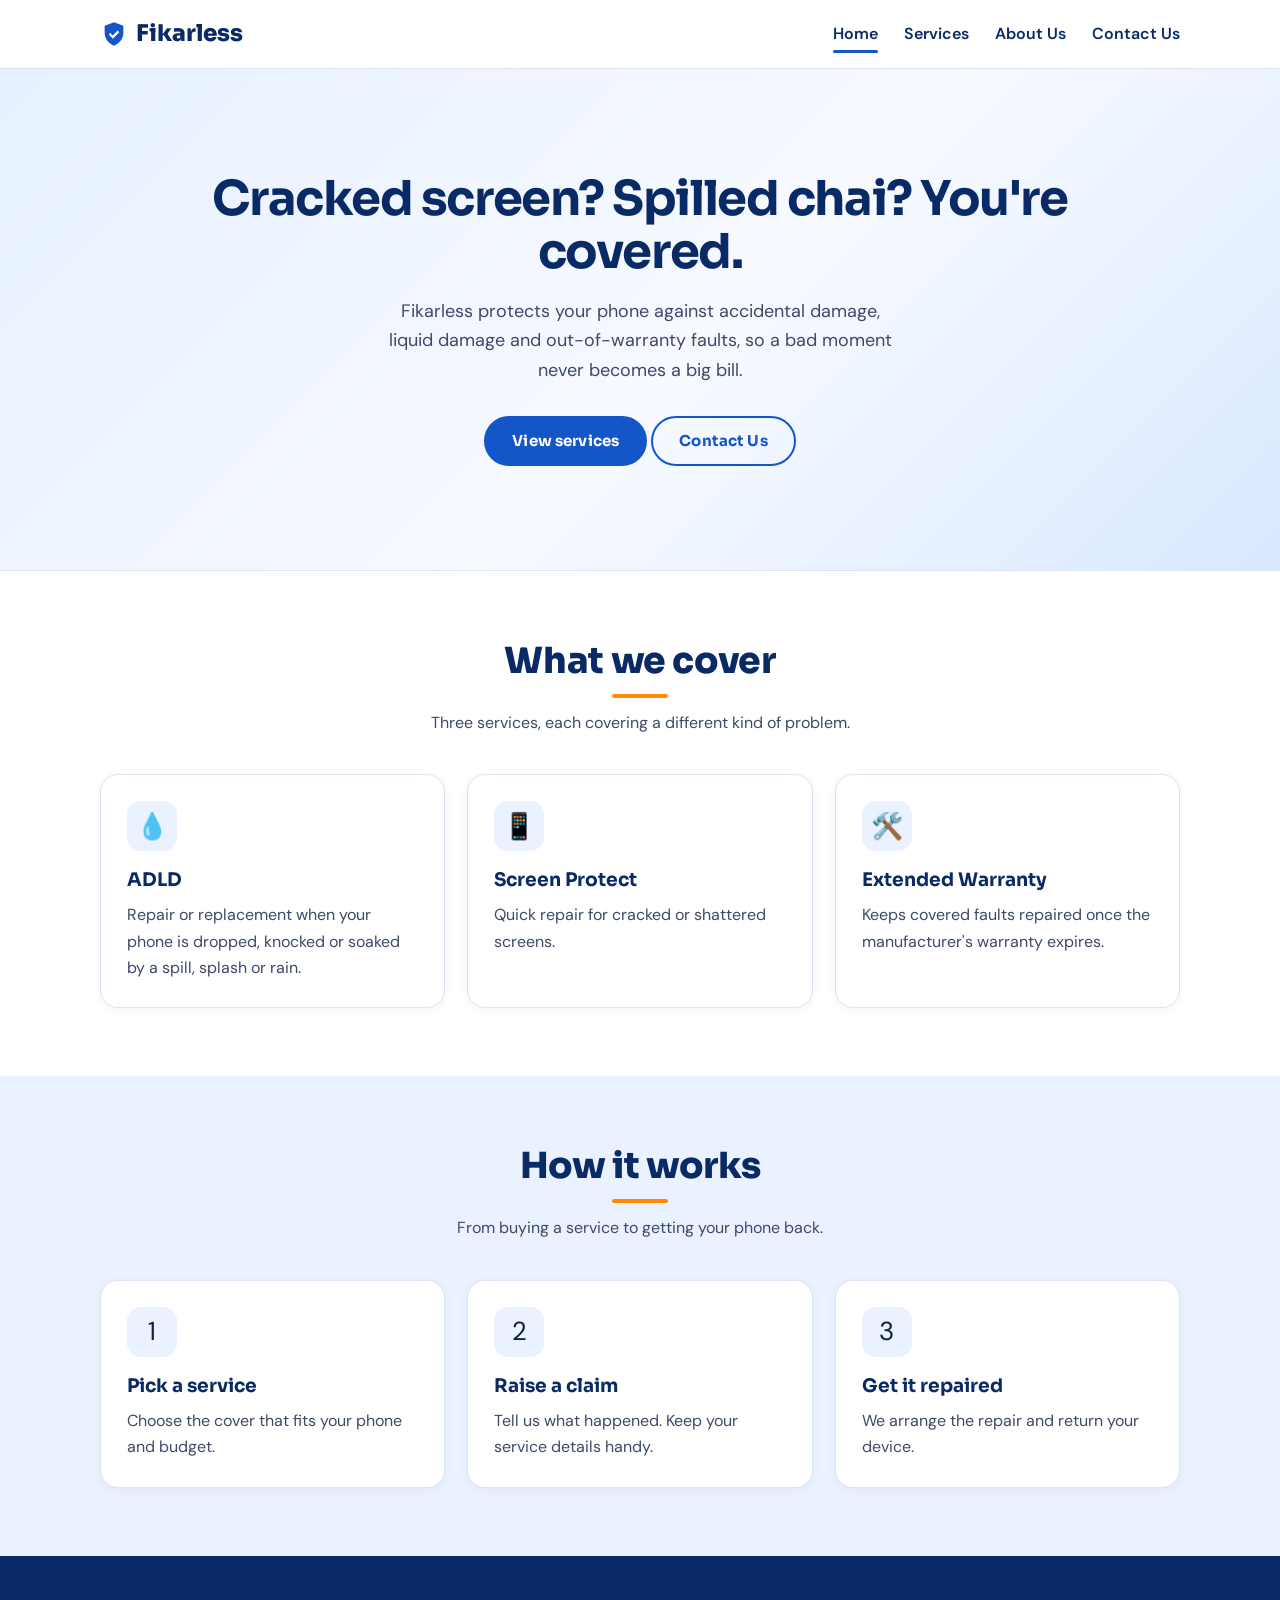
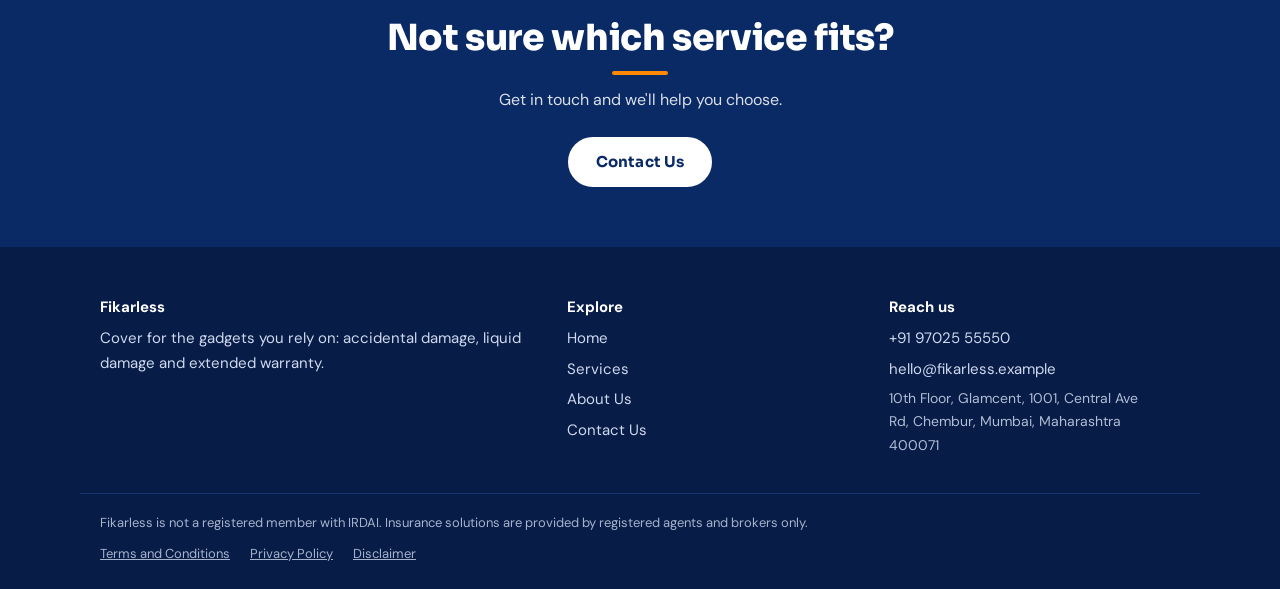
<file: index.html>
<!doctype html><html lang="en"><head><meta charset="utf-8"><meta name="viewport" content="width=device-width,initial-scale=1"><title>Device protection | Fikarless</title><meta name="description" content="Protect your phone from accidental damage, liquid damage and warranty gaps."><link rel="preconnect" href="https://fonts.googleapis.com"><link rel="preconnect" href="https://fonts.gstatic.com" crossorigin><link href="https://fonts.googleapis.com/css2?family=Sora:wght@600;700;800&family=DM+Sans:wght@400;500;600;700&display=swap" rel="stylesheet"><link rel="icon" href="favicon.svg" type="image/svg+xml"><link rel="icon" href="favicon.svg" type="image/svg+xml"><link rel="stylesheet" href="styles.css"></head><body><header><div class="w nav"><a class="logo" href="index.html"><svg width="28" height="28" viewBox="0 0 24 24" fill="#1456c7" aria-hidden="true"><path d="M12 2 4 5v6c0 5 3.4 9.4 8 11 4.6-1.6 8-6 8-11V5l-8-3Zm-1 14-3.5-3.5 1.4-1.4L11 13.2l4.1-4.1 1.4 1.4L11 16Z"/></svg>Fikarless</a><button id="m" aria-label="Menu">&#9776;</button><nav id="nv"><a href="index.html" class=on>Home</a><a href="services.html">Services</a><a href="about.html">About Us</a><a href="contact.html">Contact Us</a></nav></div></header><main><section class="hero"><div class="w"><div><h1>Cracked screen? Spilled chai? You're covered.</h1><p>Fikarless protects your phone against accidental damage, liquid damage and out-of-warranty faults, so a bad moment never becomes a big bill.</p><a class="btn a" href="services.html">View services</a> <a class="btn o" href="contact.html">Contact Us</a></div></div></section>
<section class="sec"><div class="w"><div class="c"><h2>What we cover</h2><p>Three services, each covering a different kind of problem.</p></div><div class="g3"><div class="card"><div class="ic">💧</div><h3>ADLD</h3><p>Repair or replacement when your phone is dropped, knocked or soaked by a spill, splash or rain.</p></div><div class="card"><div class="ic">📱</div><h3>Screen Protect</h3><p>Quick repair for cracked or shattered screens.</p></div><div class="card"><div class="ic">🛠️</div><h3>Extended Warranty</h3><p>Keeps covered faults repaired once the manufacturer's warranty expires.</p></div></div></div></section>
<section class="sec alt"><div class="w"><div class="c"><h2>How it works</h2><p>From buying a service to getting your phone back.</p></div><div class="g3"><div class="card"><div class="ic">1</div><h3>Pick a service</h3><p>Choose the cover that fits your phone and budget.</p></div><div class="card"><div class="ic">2</div><h3>Raise a claim</h3><p>Tell us what happened. Keep your service details handy.</p></div><div class="card"><div class="ic">3</div><h3>Get it repaired</h3><p>We arrange the repair and return your device.</p></div></div></div></section>

<section class="cta"><div class="w"><h2>Not sure which service fits?</h2><p>Get in touch and we'll help you choose.</p><a class="btn a" href="contact.html">Contact Us</a></div></section></main><footer><div class="w fg"><div><b>Fikarless</b><p>Cover for the gadgets you rely on: accidental damage, liquid damage and extended warranty.</p></div><div><b>Explore</b><a href="index.html">Home</a><a href="services.html">Services</a><a href="about.html">About Us</a><a href="contact.html">Contact Us</a></div><div><b>Reach us</b><a href="tel:+919702555550">+91 97025 55550</a><a href="mailto:hello@fikarless.example">hello@fikarless.example</a><a class="adr" href="https://www.google.com/maps/place/IMT+Care/@19.0552831,72.8964882,15.89z/data=!3m1!5s0x3be7c61d0ad21795:0xac25754aac6badd2!4m6!3m5!1s0x3be7cf233e7312db:0x36f7fdd926c81ebc!8m2!3d19.0555205!4d72.9002654!16s%2Fg%2F11sg8ls0q4" target="_blank" rel="noopener">10th Floor, Glamcent, 1001, Central Ave Rd, Chembur, Mumbai, Maharashtra 400071</a></div></div><div class="w dis"><p>Fikarless is not a registered member with IRDAI. Insurance solutions are provided by registered agents and brokers only.</p><p class="fl"><a href="terms.html">Terms and Conditions</a><a href="privacy.html">Privacy Policy</a><a href="disclaimer.html">Disclaimer</a></p></div></footer><script src="main.js"></script></body></html>
</file>
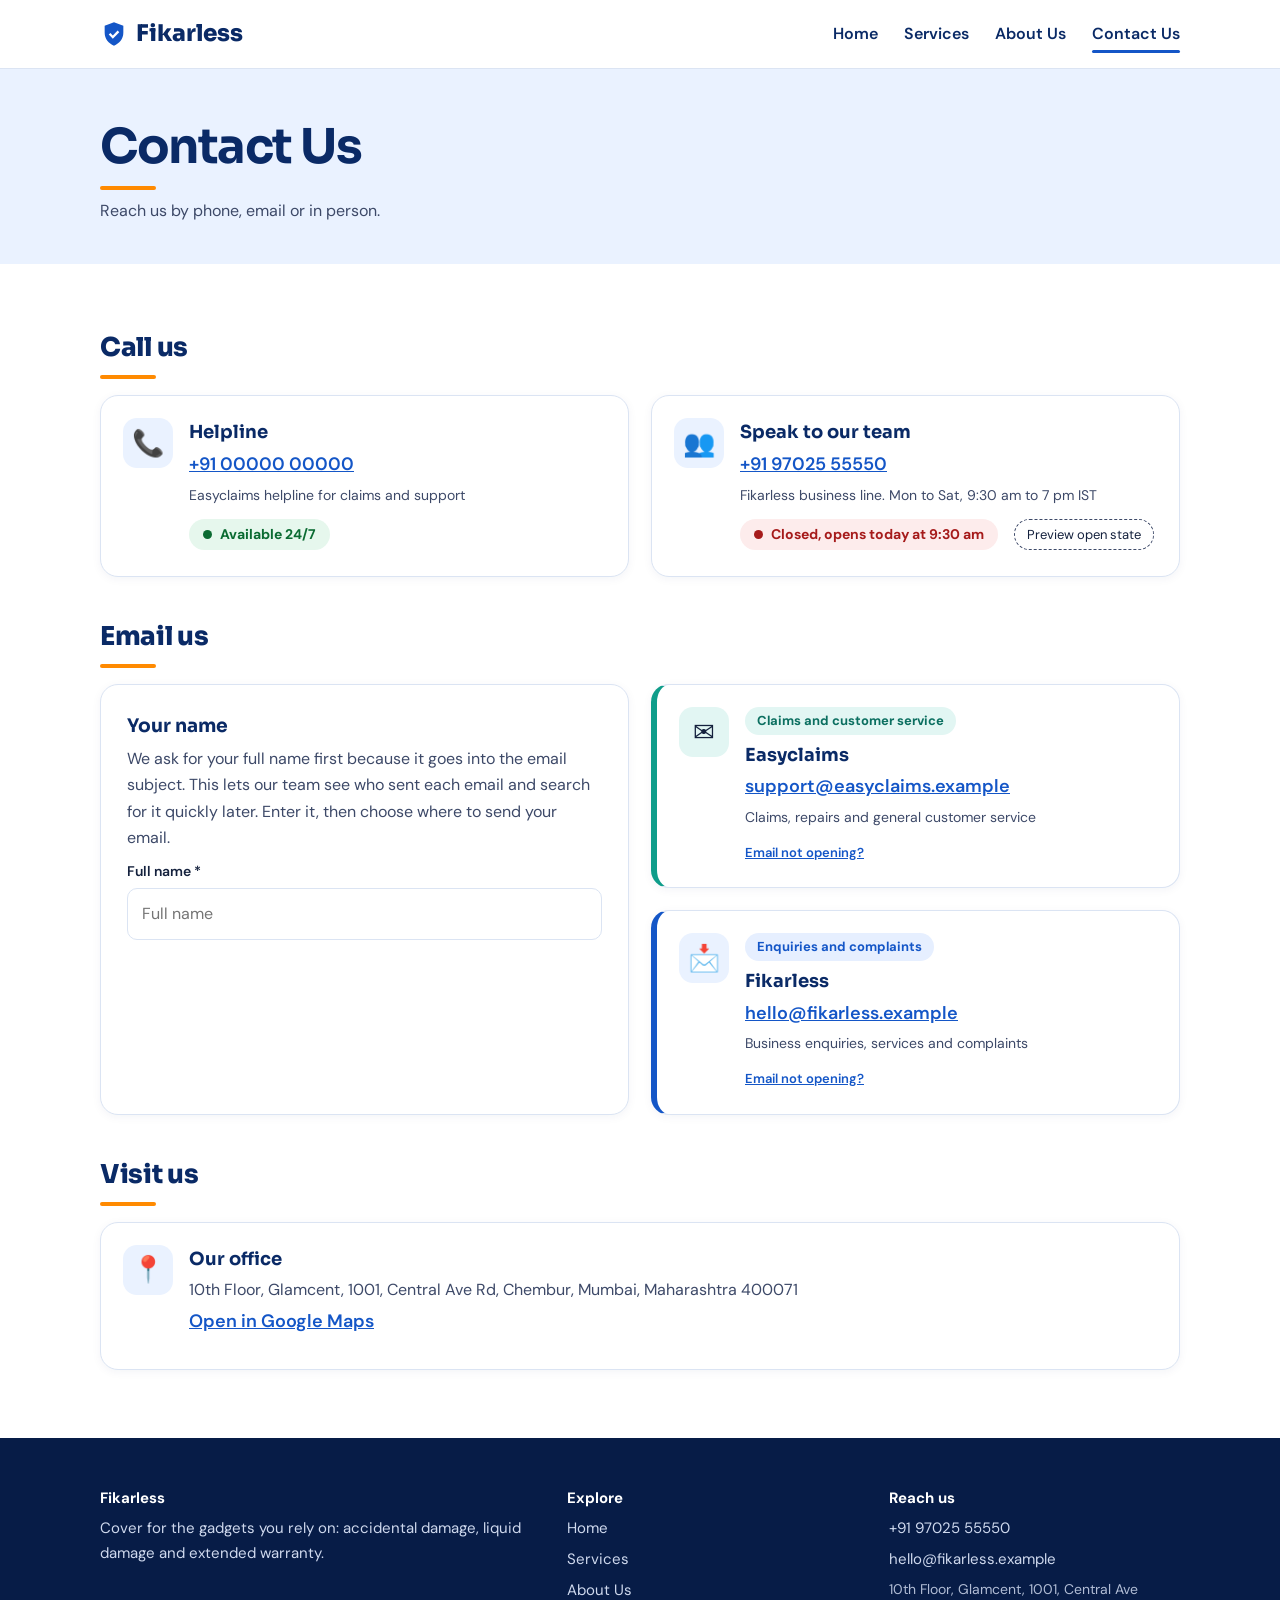
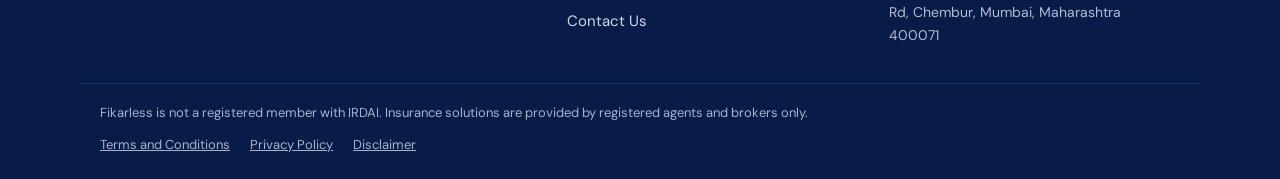
<file: contact.html>
<!doctype html><html lang="en"><head><meta charset="utf-8"><meta name="viewport" content="width=device-width,initial-scale=1"><title>Contact Us | Fikarless</title><meta name="description" content="Phone, email and address for Fikarless."><link rel="preconnect" href="https://fonts.googleapis.com"><link rel="preconnect" href="https://fonts.gstatic.com" crossorigin><link href="https://fonts.googleapis.com/css2?family=Sora:wght@600;700;800&family=DM+Sans:wght@400;500;600;700&display=swap" rel="stylesheet"><link rel="icon" href="favicon.svg" type="image/svg+xml"><link rel="icon" href="favicon.svg" type="image/svg+xml"><link rel="stylesheet" href="styles.css"></head><body><header><div class="w nav"><a class="logo" href="index.html"><svg width="28" height="28" viewBox="0 0 24 24" fill="#1456c7" aria-hidden="true"><path d="M12 2 4 5v6c0 5 3.4 9.4 8 11 4.6-1.6 8-6 8-11V5l-8-3Zm-1 14-3.5-3.5 1.4-1.4L11 13.2l4.1-4.1 1.4 1.4L11 16Z"/></svg>Fikarless</a><button id="m" aria-label="Menu">&#9776;</button><nav id="nv"><a href="index.html">Home</a><a href="services.html">Services</a><a href="about.html">About Us</a><a href="contact.html" class=on>Contact Us</a></nav></div></header><main><section class="page"><div class="w"><h1>Contact Us</h1><p>Reach us by phone, email or in person.</p></div></section>
<section class="sec"><div class="w"><h2 class="s">Call us</h2><div class="g2c"><div class="card ct"><div class="ic">📞</div><div><h3>Helpline</h3><a class="lnk" href="tel:+910000000000">+91 00000 00000</a><p class="cap">Easyclaims helpline for claims and support</p><span class="pill open">Available 24/7</span></div></div><div class="card ct"><div class="ic">👥</div><div><h3>Speak to our team</h3><a class="lnk" href="tel:+919702555550">+91 97025 55550</a><p class="cap">Fikarless business line. Mon to Sat, 9:30 am to 7 pm IST</p><span class="pill" id="st"></span><button type="button" class="dm" id="dm">Preview open state</button></div></div></div><h2 class="s" id="email">Email us</h2><div class="em"><div class="card nm"><h3>Your name</h3><p>We ask for your full name first because it goes into the email subject. This lets our team see who sent each email and search for it quickly later. Enter it, then choose where to send your email.</p><label for="fn">Full name *</label><input id="fn" autocomplete="name" placeholder="Full name"><p id="fe" role="alert"></p></div><div class="card ct c1"><div class="ic">✉️</div><div><span class="chn">Claims and customer service</span><h3>Easyclaims</h3><a class="lnk" data-ch="claims" href="mailto:support@easyclaims.example">support@easyclaims.example</a><p class="cap">Claims, repairs and general customer service</p><button class="lb" data-help="claims" type="button">Email not opening?</button></div></div><div class="card ct c2"><div class="ic">📩</div><div><span class="chn">Enquiries and complaints</span><h3>Fikarless</h3><a class="lnk" data-ch="biz" href="mailto:hello@fikarless.example">hello@fikarless.example</a><p class="cap">Business enquiries, services and complaints</p><button class="lb" data-help="biz" type="button">Email not opening?</button></div></div></div><div class="card ea" id="ap" hidden><h3>Send your email manually</h3><p>Sending to <b id="pn"></b>. Copy the details into your email app or webmail, or open a ready-made message in your browser.</p><div class="row"><b>To</b><input id="to" readonly><button class="btn o sm" data-c="#to" type="button">Copy</button></div><div class="row"><b>Subject</b><input id="sj" readonly><button class="btn o sm" data-c="#sj" type="button">Copy</button></div><div class="row" style="align-items:flex-start"><b>Message</b><textarea id="bd" rows="7" readonly></textarea><button class="btn o sm" data-c="#bd" type="button">Copy</button></div><div class="lk2"><a class="btn sm" id="gm" href="#" target="_blank" rel="noopener">Open in Gmail</a><a class="btn o sm" id="ol" href="#" target="_blank" rel="noopener">Open in Outlook</a></div></div><h2 class="s">Visit us</h2><div class="card ct"><div class="ic">📍</div><div><h3>Our office</h3><p>10th Floor, Glamcent, 1001, Central Ave Rd, Chembur, Mumbai, Maharashtra 400071</p><p class="cap"><a class="lnk" href="https://www.google.com/maps/place/IMT+Care/@19.0552831,72.8964882,15.89z/data=!3m1!5s0x3be7c61d0ad21795:0xac25754aac6badd2!4m6!3m5!1s0x3be7cf233e7312db:0x36f7fdd926c81ebc!8m2!3d19.0555205!4d72.9002654!16s%2Fg%2F11sg8ls0q4" target="_blank" rel="noopener">Open in Google Maps</a></p></div></div></div></section></main><footer><div class="w fg"><div><b>Fikarless</b><p>Cover for the gadgets you rely on: accidental damage, liquid damage and extended warranty.</p></div><div><b>Explore</b><a href="index.html">Home</a><a href="services.html">Services</a><a href="about.html">About Us</a><a href="contact.html">Contact Us</a></div><div><b>Reach us</b><a href="tel:+919702555550">+91 97025 55550</a><a href="mailto:hello@fikarless.example">hello@fikarless.example</a><a class="adr" href="https://www.google.com/maps/place/IMT+Care/@19.0552831,72.8964882,15.89z/data=!3m1!5s0x3be7c61d0ad21795:0xac25754aac6badd2!4m6!3m5!1s0x3be7cf233e7312db:0x36f7fdd926c81ebc!8m2!3d19.0555205!4d72.9002654!16s%2Fg%2F11sg8ls0q4" target="_blank" rel="noopener">10th Floor, Glamcent, 1001, Central Ave Rd, Chembur, Mumbai, Maharashtra 400071</a></div></div><div class="w dis"><p>Fikarless is not a registered member with IRDAI. Insurance solutions are provided by registered agents and brokers only.</p><p class="fl"><a href="terms.html">Terms and Conditions</a><a href="privacy.html">Privacy Policy</a><a href="disclaimer.html">Disclaimer</a></p></div></footer><script src="main.js"></script></body></html>
</file>
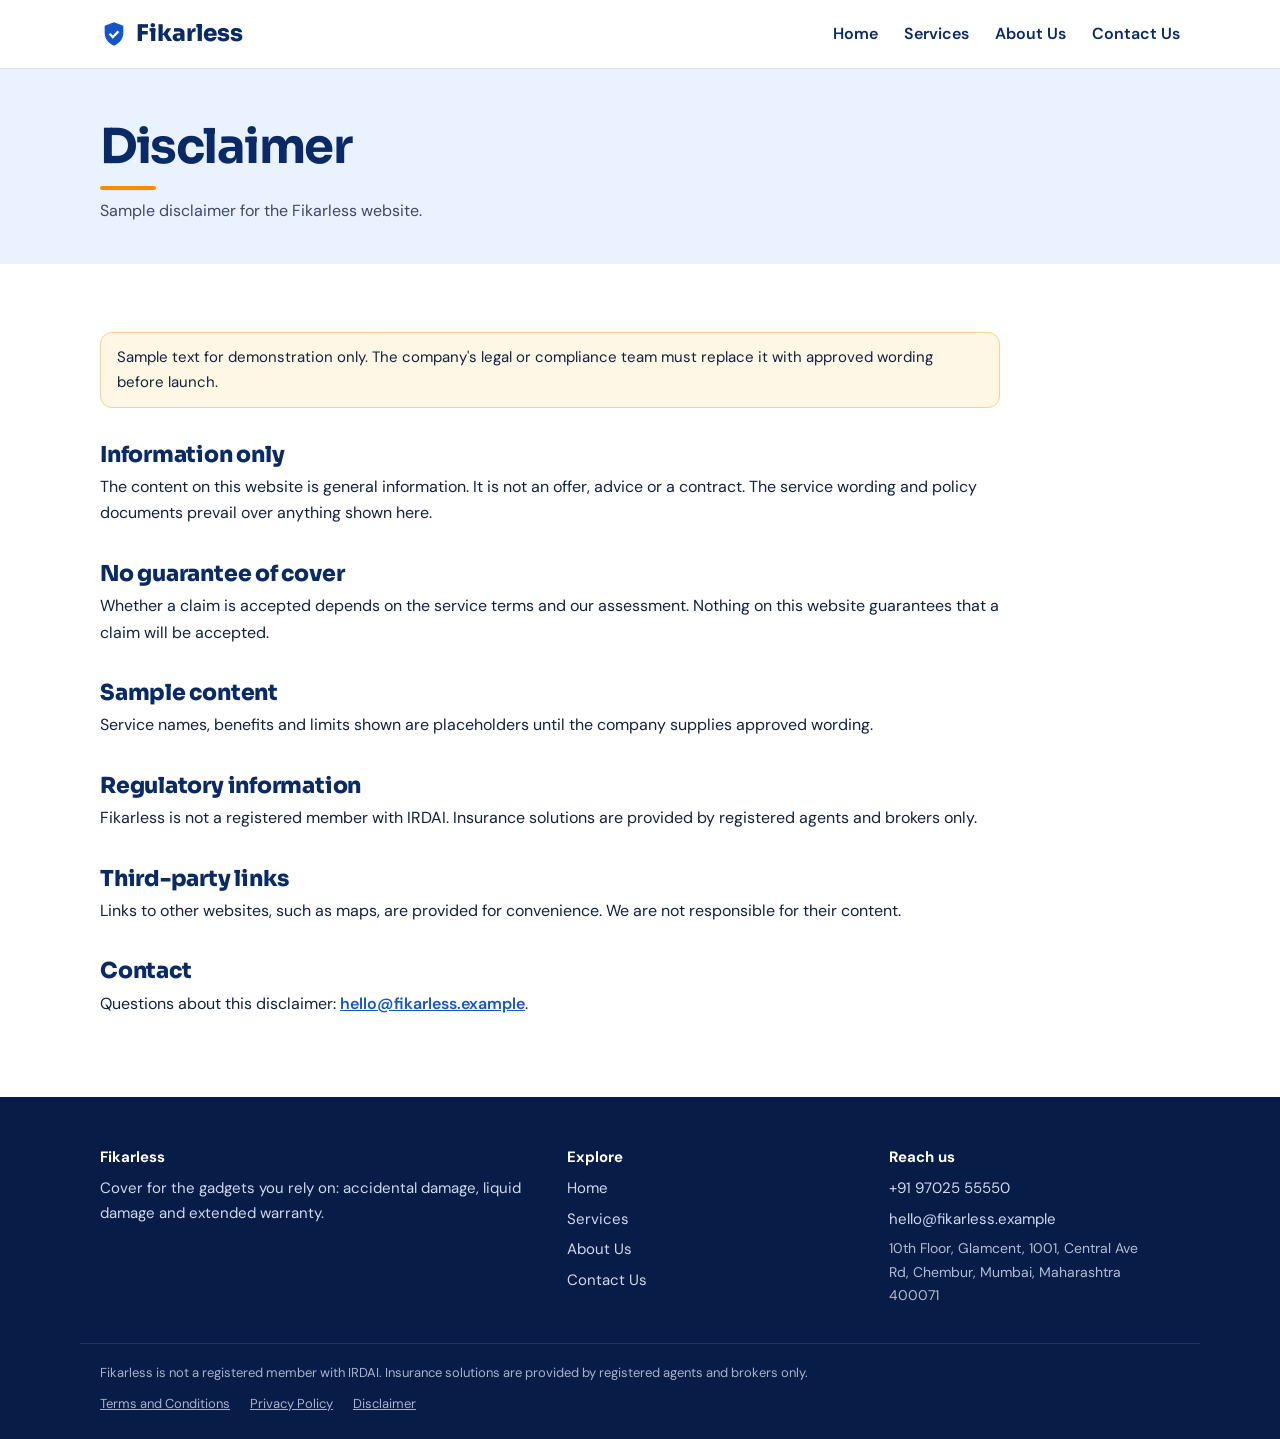
<file: disclaimer.html>
<!doctype html><html lang="en"><head><meta charset="utf-8"><meta name="viewport" content="width=device-width,initial-scale=1"><title>Disclaimer | Fikarless</title><meta name="description" content="Sample disclaimer for the Fikarless website."><link rel="preconnect" href="https://fonts.googleapis.com"><link rel="preconnect" href="https://fonts.gstatic.com" crossorigin><link href="https://fonts.googleapis.com/css2?family=Sora:wght@600;700;800&family=DM+Sans:wght@400;500;600;700&display=swap" rel="stylesheet"><link rel="icon" href="favicon.svg" type="image/svg+xml"><link rel="icon" href="favicon.svg" type="image/svg+xml"><link rel="stylesheet" href="styles.css"></head><body><header><div class="w nav"><a class="logo" href="index.html"><svg width="28" height="28" viewBox="0 0 24 24" fill="#1456c7" aria-hidden="true"><path d="M12 2 4 5v6c0 5 3.4 9.4 8 11 4.6-1.6 8-6 8-11V5l-8-3Zm-1 14-3.5-3.5 1.4-1.4L11 13.2l4.1-4.1 1.4 1.4L11 16Z"/></svg>Fikarless</a><button id="m" aria-label="Menu">&#9776;</button><nav id="nv"><a href="index.html">Home</a><a href="services.html">Services</a><a href="about.html">About Us</a><a href="contact.html">Contact Us</a></nav></div></header><main><section class="page"><div class="w"><h1>Disclaimer</h1><p>Sample disclaimer for the Fikarless website.</p></div></section><section class="sec"><div class="w doc"><p class="note">Sample text for demonstration only. The company's legal or compliance team must replace it with approved wording before launch.</p><h2>Information only</h2><p>The content on this website is general information. It is not an offer, advice or a contract. The service wording and policy documents prevail over anything shown here.</p><h2>No guarantee of cover</h2><p>Whether a claim is accepted depends on the service terms and our assessment. Nothing on this website guarantees that a claim will be accepted.</p><h2>Sample content</h2><p>Service names, benefits and limits shown are placeholders until the company supplies approved wording.</p><h2>Regulatory information</h2><p>Fikarless is not a registered member with IRDAI. Insurance solutions are provided by registered agents and brokers only.</p><h2>Third-party links</h2><p>Links to other websites, such as maps, are provided for convenience. We are not responsible for their content.</p><h2>Contact</h2><p>Questions about this disclaimer: <a href="mailto:hello@fikarless.example">hello@fikarless.example</a>.</p></div></section></main><footer><div class="w fg"><div><b>Fikarless</b><p>Cover for the gadgets you rely on: accidental damage, liquid damage and extended warranty.</p></div><div><b>Explore</b><a href="index.html">Home</a><a href="services.html">Services</a><a href="about.html">About Us</a><a href="contact.html">Contact Us</a></div><div><b>Reach us</b><a href="tel:+919702555550">+91 97025 55550</a><a href="mailto:hello@fikarless.example">hello@fikarless.example</a><a class="adr" href="https://www.google.com/maps/place/IMT+Care/@19.0552831,72.8964882,15.89z/data=!3m1!5s0x3be7c61d0ad21795:0xac25754aac6badd2!4m6!3m5!1s0x3be7cf233e7312db:0x36f7fdd926c81ebc!8m2!3d19.0555205!4d72.9002654!16s%2Fg%2F11sg8ls0q4" target="_blank" rel="noopener">10th Floor, Glamcent, 1001, Central Ave Rd, Chembur, Mumbai, Maharashtra 400071</a></div></div><div class="w dis"><p>Fikarless is not a registered member with IRDAI. Insurance solutions are provided by registered agents and brokers only.</p><p class="fl"><a href="terms.html">Terms and Conditions</a><a href="privacy.html">Privacy Policy</a><a href="disclaimer.html">Disclaimer</a></p></div></footer><script src="main.js"></script></body></html>
</file>
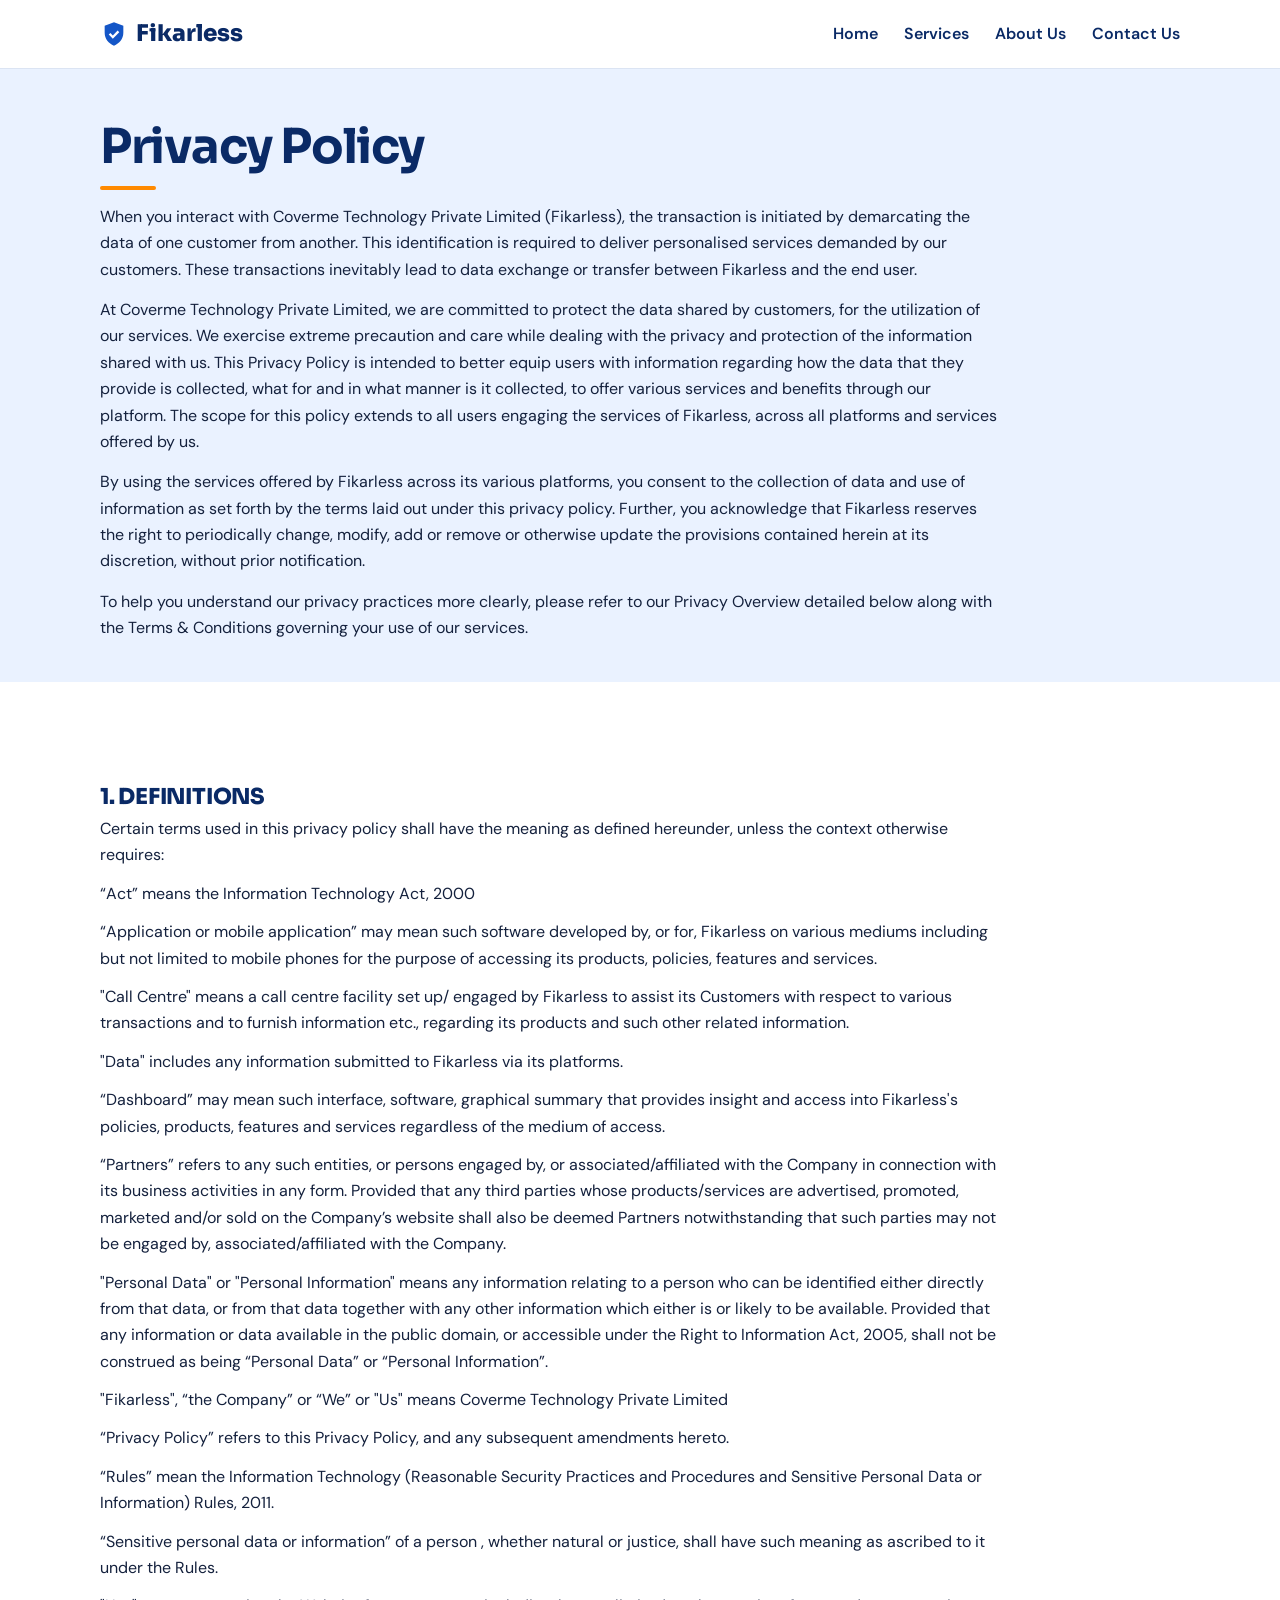
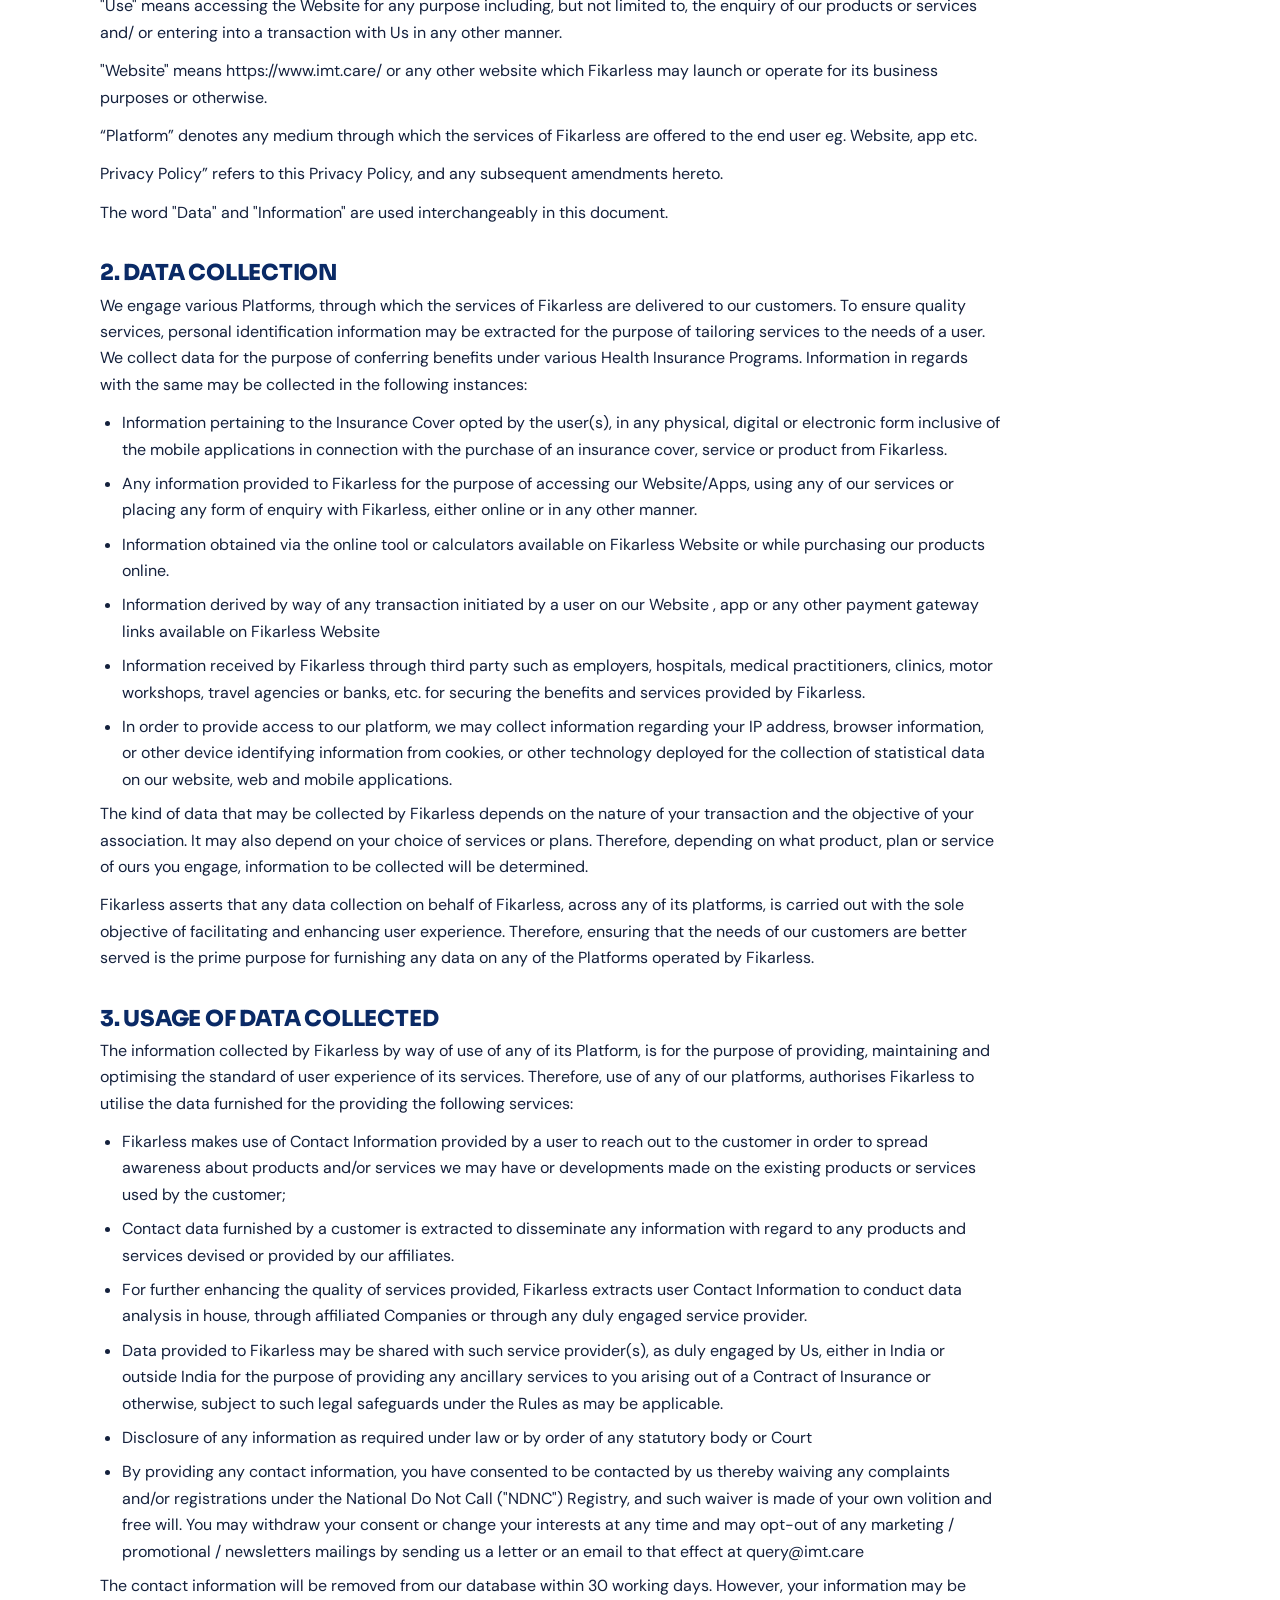
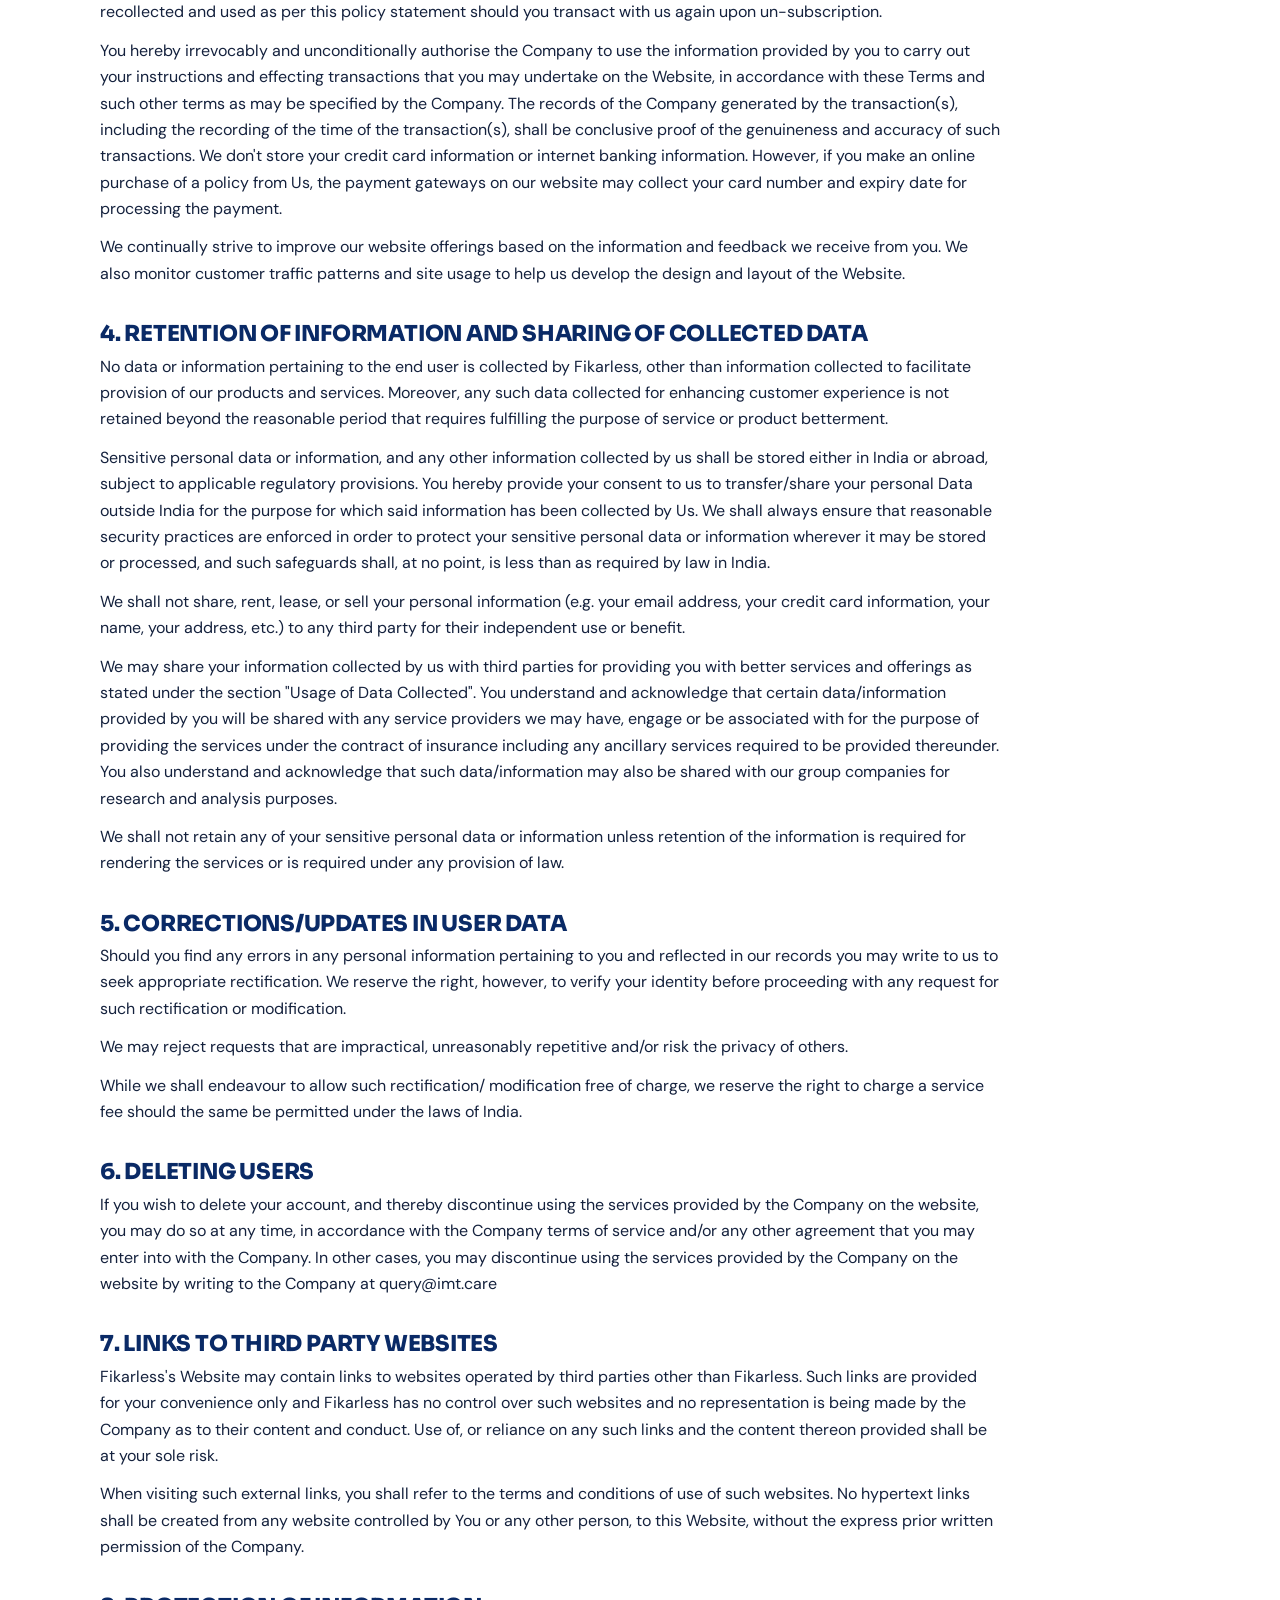
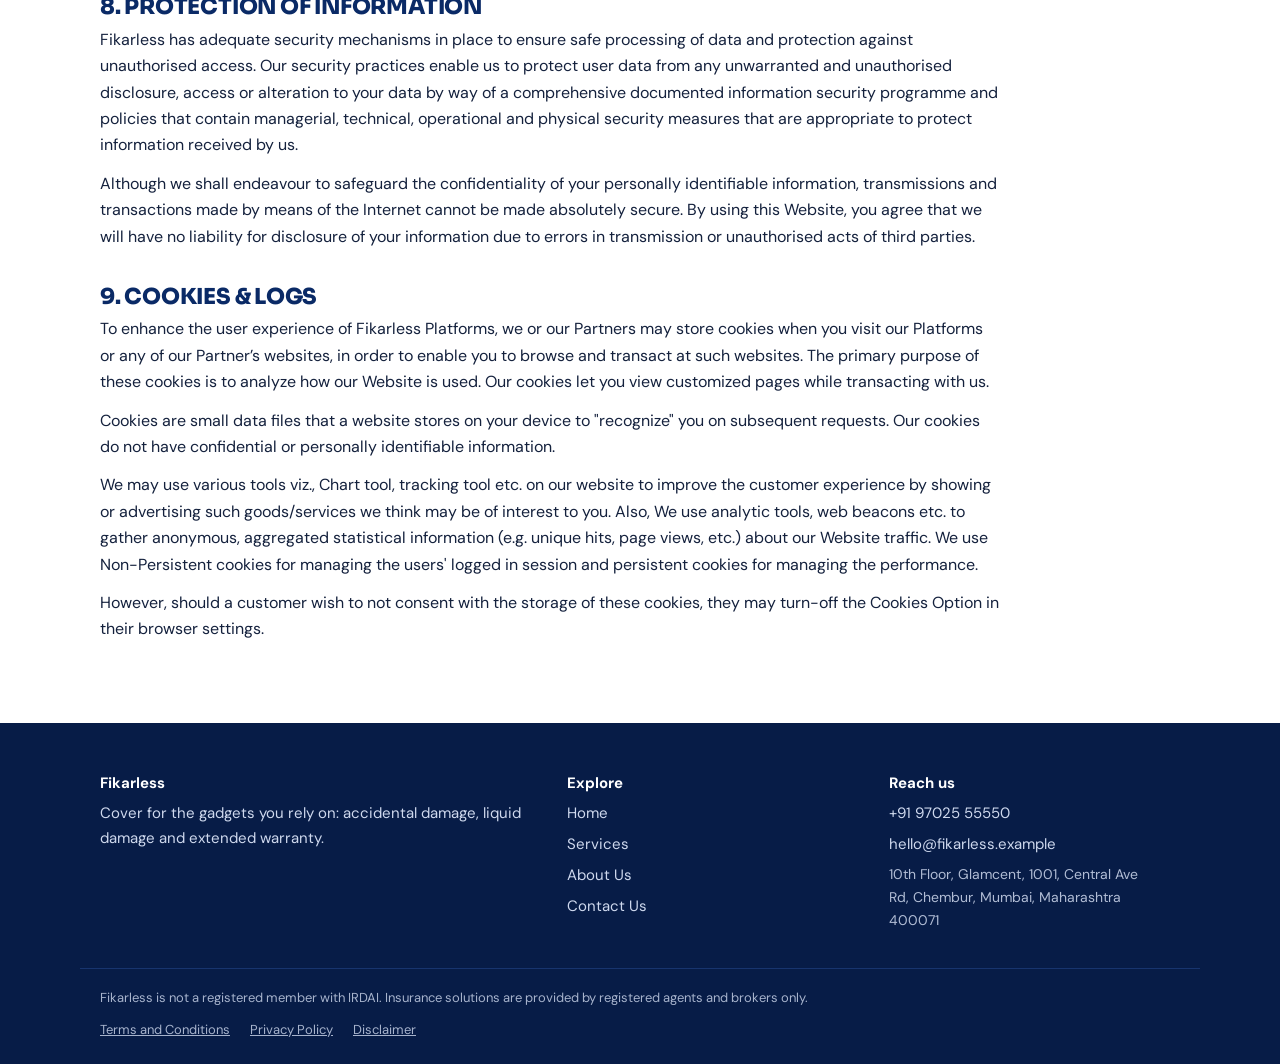
<file: privacy.html>
<!doctype html><html lang="en"><head><meta charset="utf-8"><meta name="viewport" content="width=device-width,initial-scale=1"><title>Privacy Policy | Fikarless</title><meta name="description" content="Privacy Policy for the Fikarless website."><link rel="preconnect" href="https://fonts.googleapis.com"><link rel="preconnect" href="https://fonts.gstatic.com" crossorigin><link href="https://fonts.googleapis.com/css2?family=Sora:wght@600;700;800&family=DM+Sans:wght@400;500;600;700&display=swap" rel="stylesheet"><link rel="icon" href="favicon.svg" type="image/svg+xml"><link rel="icon" href="favicon.svg" type="image/svg+xml"><link rel="stylesheet" href="styles.css"></head><body><header><div class="w nav"><a class="logo" href="index.html"><svg width="28" height="28" viewBox="0 0 24 24" fill="#1456c7" aria-hidden="true"><path d="M12 2 4 5v6c0 5 3.4 9.4 8 11 4.6-1.6 8-6 8-11V5l-8-3Zm-1 14-3.5-3.5 1.4-1.4L11 13.2l4.1-4.1 1.4 1.4L11 16Z"/></svg>Fikarless</a><button id="m" aria-label="Menu">&#9776;</button><nav id="nv"><a href="index.html">Home</a><a href="services.html">Services</a><a href="about.html">About Us</a><a href="contact.html">Contact Us</a></nav></div></header><main><section class="page"><div class="w intro"><h1>Privacy Policy</h1><p>When you interact with Coverme Technology Private Limited (Fikarless), the transaction is initiated by demarcating the data of one customer from another. This identification is required to deliver personalised services demanded by our customers. These transactions inevitably lead to data exchange or transfer between Fikarless and the end user.</p><p>At Coverme Technology Private Limited, we are committed to protect the data shared by customers, for the utilization of our services. We exercise extreme precaution and care while dealing with the privacy and protection of the information shared with us. This Privacy Policy is intended to better equip users with information regarding how the data that they provide is collected, what for and in what manner is it collected, to offer various services and benefits through our platform. The scope for this policy extends to all users engaging the services of Fikarless, across all platforms and services offered by us.</p><p>By using the services offered by Fikarless across its various platforms, you consent to the collection of data and use of information as set forth by the terms laid out under this privacy policy. Further, you acknowledge that Fikarless reserves the right to periodically change, modify, add or remove or otherwise update the provisions contained herein at its discretion, without prior notification.</p><p>To help you understand our privacy practices more clearly, please refer to our Privacy Overview detailed below along with the Terms &amp; Conditions governing your use of our services.</p></div></section><section class="sec"><div class="w doc"><h2>1. DEFINITIONS</h2><p>Certain terms used in this privacy policy shall have the meaning as defined hereunder, unless the context otherwise requires:</p><p>“Act” means the Information Technology Act, 2000</p><p>“Application or mobile application” may mean such software developed by, or for, Fikarless on various mediums including but not limited to mobile phones for the purpose of accessing its products, policies, features and services.</p><p>"Call Centre" means a call centre facility set up/ engaged by Fikarless to assist its Customers with respect to various transactions and to furnish information etc., regarding its products and such other related information.</p><p>"Data" includes any information submitted to Fikarless via its platforms.</p><p>“Dashboard” may mean such interface, software, graphical summary that provides insight and access into Fikarless's policies, products, features and services regardless of the medium of access.</p><p>“Partners” refers to any such entities, or persons engaged by, or associated/affiliated with the Company in connection with its business activities in any form. Provided that any third parties whose products/services are advertised, promoted, marketed and/or sold on the Company’s website shall also be deemed Partners notwithstanding that such parties may not be engaged by, associated/affiliated with the Company.</p><p>"Personal Data" or "Personal Information" means any information relating to a person who can be identified either directly from that data, or from that data together with any other information which either is or likely to be available. Provided that any information or data available in the public domain, or accessible under the Right to Information Act, 2005, shall not be construed as being “Personal Data” or “Personal Information”.</p><p>"Fikarless", “the Company” or “We” or "Us" means Coverme Technology Private Limited</p><p>“Privacy Policy” refers to this Privacy Policy, and any subsequent amendments hereto.</p><p>“Rules” mean the Information Technology (Reasonable Security Practices and Procedures and Sensitive Personal Data or Information) Rules, 2011.</p><p>“Sensitive personal data or information”  of a person , whether natural or justice, shall have such meaning as ascribed to it under the Rules.</p><p>"Use" means accessing the Website for any purpose including, but not limited to, the enquiry of our products or services and/ or entering into a transaction with Us in any other manner.</p><p>"Website" means https://www.imt.care/ or any other website which Fikarless may launch or operate for its business purposes or otherwise.</p><p>“Platform” denotes any medium through which the services of Fikarless are offered to the end user eg. Website, app etc.</p><p>Privacy Policy” refers to this Privacy Policy, and any subsequent amendments hereto.</p><p>The word "Data" and "Information" are used interchangeably in this document.</p><h2>2. DATA COLLECTION</h2><p>We engage various Platforms, through which the services of Fikarless are delivered to our customers. To ensure quality services, personal identification information may be extracted for the purpose of tailoring services to the needs of a user. We collect data for the purpose of conferring benefits under various Health Insurance Programs. Information in regards with the same may be collected in the following instances:</p><ul><li>Information pertaining to the Insurance Cover opted by the user(s),  in any physical, digital or electronic form inclusive of the mobile applications in connection with the purchase of an insurance cover, service or product from Fikarless.</li><li>Any information provided to Fikarless for the purpose of accessing our Website/Apps, using any of our services or placing any form of enquiry with Fikarless, either online or in any other manner.</li><li>Information obtained via the online tool or calculators available on Fikarless Website or while purchasing our products online.</li><li>Information derived by way of any transaction initiated by a user on our Website , app or any other payment gateway links available on Fikarless Website</li><li>Information received by Fikarless through third party such as employers, hospitals, medical practitioners, clinics, motor workshops, travel agencies or banks, etc. for securing the benefits and services provided by Fikarless.</li><li>In order to provide access to our platform, we may collect information regarding your IP address, browser information, or other device identifying information from cookies, or other technology deployed for the collection of statistical data on our website, web and mobile applications.</li></ul><p>The kind of data that may be collected by Fikarless depends on the nature of your transaction and the objective of your association. It may also depend on your choice of services or plans. Therefore, depending on what product, plan or service of ours you engage, information to be collected will be determined.</p><p>Fikarless asserts that any data collection on behalf of Fikarless, across any of its platforms, is carried out with the sole objective of facilitating and enhancing user experience. Therefore, ensuring that the needs of our customers are better served is the prime purpose for furnishing any data on any of the Platforms operated by Fikarless.</p><h2>3. USAGE OF DATA COLLECTED</h2><p>The information collected by Fikarless by way of use of any of its Platform, is for the purpose of providing, maintaining and optimising the standard of user experience of its services. Therefore, use of any of our platforms, authorises Fikarless to utilise the data furnished for the providing the following services:</p><ul><li>Fikarless makes use of Contact Information provided by a user to reach out to the customer in order to spread awareness about products and/or services we may have or developments made on the existing products or services used by the customer;</li><li>Contact data furnished by a customer is extracted to disseminate any information with regard to any products and services devised or provided by our affiliates.</li><li>For further enhancing the quality of services provided, Fikarless extracts user Contact Information to conduct data analysis in house, through affiliated Companies or through any duly engaged service provider.</li><li>Data provided to Fikarless may be shared with such service provider(s), as duly engaged by Us, either in India or outside India for the purpose of providing any ancillary services to you arising out of a Contract of Insurance or otherwise, subject to such legal safeguards under the Rules as may be applicable.</li><li>Disclosure of any information as required under law or by order of any statutory body or Court</li><li>By providing any contact information, you have consented to be contacted by us thereby waiving any complaints and/or registrations under the National Do Not Call ("NDNC") Registry, and such waiver is made of your own volition and free will. You may withdraw your consent or change your interests at any time and may opt-out of any marketing / promotional / newsletters mailings by sending us a letter or an email to that effect at query@imt.care</li></ul><p>The contact information will be removed from our database within 30 working days. However, your information may be recollected and used as per this policy statement should you transact with us again upon un-subscription.</p><p>You hereby irrevocably and unconditionally authorise the Company to use the information provided by you to carry out your instructions and effecting transactions that you may undertake on the Website, in accordance with these Terms and such other terms as may be specified by the Company. The records of the Company generated by the transaction(s), including the recording of the time of the transaction(s), shall be conclusive proof of the genuineness and accuracy of such transactions. We don't store your credit card information or internet banking information. However, if you make an online purchase of a policy from Us, the payment gateways on our website may collect your card number and expiry date for processing the payment.</p><p>We continually strive to improve our website offerings based on the information and feedback we receive from you. We also monitor customer traffic patterns and site usage to help us develop the design and layout of the Website.</p><h2>4. RETENTION OF INFORMATION AND SHARING OF COLLECTED DATA</h2><p>No data or information pertaining to the end user is collected by Fikarless, other than information collected to facilitate provision of our products and services. Moreover, any such data collected for enhancing customer experience is not retained beyond the reasonable period that requires fulfilling the purpose of service or product betterment.</p><p>Sensitive personal data or information, and any other information collected by us shall be stored either in India or abroad, subject to applicable regulatory provisions. You hereby provide your consent to us to transfer/share your personal Data outside India for the purpose for which said information has been collected by Us. We shall always ensure that reasonable security practices are enforced in order to protect your sensitive personal data or information wherever it may be stored or processed, and such safeguards shall, at no point, is less than as required by law in India.</p><p>We shall not share, rent, lease, or sell your personal information (e.g. your email address, your credit card information, your name, your address, etc.) to any third party for their independent use or benefit.</p><p>We may share your information collected by us with third parties for providing you with better services and offerings as stated under the section "Usage of Data Collected". You understand and acknowledge that certain data/information provided by you will be shared with any service providers we may have, engage or be associated with for the purpose of providing the services under the contract of insurance including any ancillary services required to be provided thereunder. You also understand and acknowledge that such data/information may also be shared with our group companies for research and analysis purposes.</p><p>We shall not retain any of your sensitive personal data or information unless retention of the information is required for rendering the services or is required under any provision of law.</p><h2>5. CORRECTIONS/UPDATES IN USER DATA</h2><p>Should you find any errors in any personal information pertaining to you and reflected in our records you may write to us to seek appropriate rectification. We reserve the right, however, to verify your identity before proceeding with any request for such rectification or modification.</p><p>We may reject requests that are impractical, unreasonably repetitive and/or risk the privacy of others.</p><p>While we shall endeavour to allow such rectification/ modification free of charge, we reserve the right to charge a service fee should the same be permitted under the laws of India.</p><h2>6. DELETING USERS</h2><p>If you wish to delete your account, and thereby discontinue using the services provided by the Company on the website, you may do so at any time, in accordance with the Company terms of service and/or any other agreement that you may enter into with the Company. In other cases, you may discontinue using the services provided by the Company on the website by writing to the Company at query@imt.care</p><h2>7. LINKS TO THIRD PARTY WEBSITES</h2><p>Fikarless's Website may contain links to websites operated by third parties other than Fikarless. Such links are provided for your convenience only and Fikarless has no control over such websites and no representation is being made by the Company as to their content and conduct. Use of, or reliance on any such links and the content thereon provided shall be at your sole risk.</p><p>When visiting such external links, you shall refer to the terms and conditions of use of such websites. No hypertext links shall be created from any website controlled by You or any other person, to this Website, without the express prior written permission of the Company.</p><h2>8. PROTECTION OF INFORMATION</h2><p>Fikarless has adequate security mechanisms in place to ensure safe processing of data and protection against unauthorised access. Our security practices enable us to protect user data from any unwarranted and unauthorised disclosure, access or alteration to your data by way of a comprehensive documented information security programme and policies that contain managerial, technical, operational and physical security measures that are appropriate to protect information received by us.</p><p>Although we shall endeavour to safeguard the confidentiality of your personally identifiable information, transmissions and transactions made by means of the Internet cannot be made absolutely secure. By using this Website, you agree that we will have no liability for disclosure of your information due to errors in transmission or unauthorised acts of third parties.</p><h2>9. COOKIES &amp; LOGS</h2><p>To enhance the user experience of Fikarless Platforms, we or our Partners may store cookies when you visit our Platforms or any of our Partner’s websites, in order to enable  you to browse and transact at such websites. The primary purpose of these cookies is to analyze how our Website is used. Our cookies let you view customized pages while transacting with us.</p><p>Cookies are small data files that a website stores on your device to "recognize" you on subsequent requests. Our cookies do not have confidential or personally identifiable information.</p><p>We may use various tools viz., Chart tool, tracking tool etc. on our website to improve the customer experience by showing or advertising such goods/services we think may be of interest to you. Also, We use analytic tools, web beacons etc. to gather anonymous, aggregated statistical information (e.g. unique hits, page views, etc.) about our Website traffic. We use Non-Persistent cookies for managing the users' logged in session and persistent cookies for managing the performance.</p><p>However, should a customer wish to not consent with the storage of these cookies, they may turn-off the Cookies Option in their browser settings.</p></div></section></main><footer><div class="w fg"><div><b>Fikarless</b><p>Cover for the gadgets you rely on: accidental damage, liquid damage and extended warranty.</p></div><div><b>Explore</b><a href="index.html">Home</a><a href="services.html">Services</a><a href="about.html">About Us</a><a href="contact.html">Contact Us</a></div><div><b>Reach us</b><a href="tel:+919702555550">+91 97025 55550</a><a href="mailto:hello@fikarless.example">hello@fikarless.example</a><a class="adr" href="https://www.google.com/maps/place/IMT+Care/@19.0552831,72.8964882,15.89z/data=!3m1!5s0x3be7c61d0ad21795:0xac25754aac6badd2!4m6!3m5!1s0x3be7cf233e7312db:0x36f7fdd926c81ebc!8m2!3d19.0555205!4d72.9002654!16s%2Fg%2F11sg8ls0q4" target="_blank" rel="noopener">10th Floor, Glamcent, 1001, Central Ave Rd, Chembur, Mumbai, Maharashtra 400071</a></div></div><div class="w dis"><p>Fikarless is not a registered member with IRDAI. Insurance solutions are provided by registered agents and brokers only.</p><p class="fl"><a href="terms.html">Terms and Conditions</a><a href="privacy.html">Privacy Policy</a><a href="disclaimer.html">Disclaimer</a></p></div></footer><script src="main.js"></script></body></html>
</file>
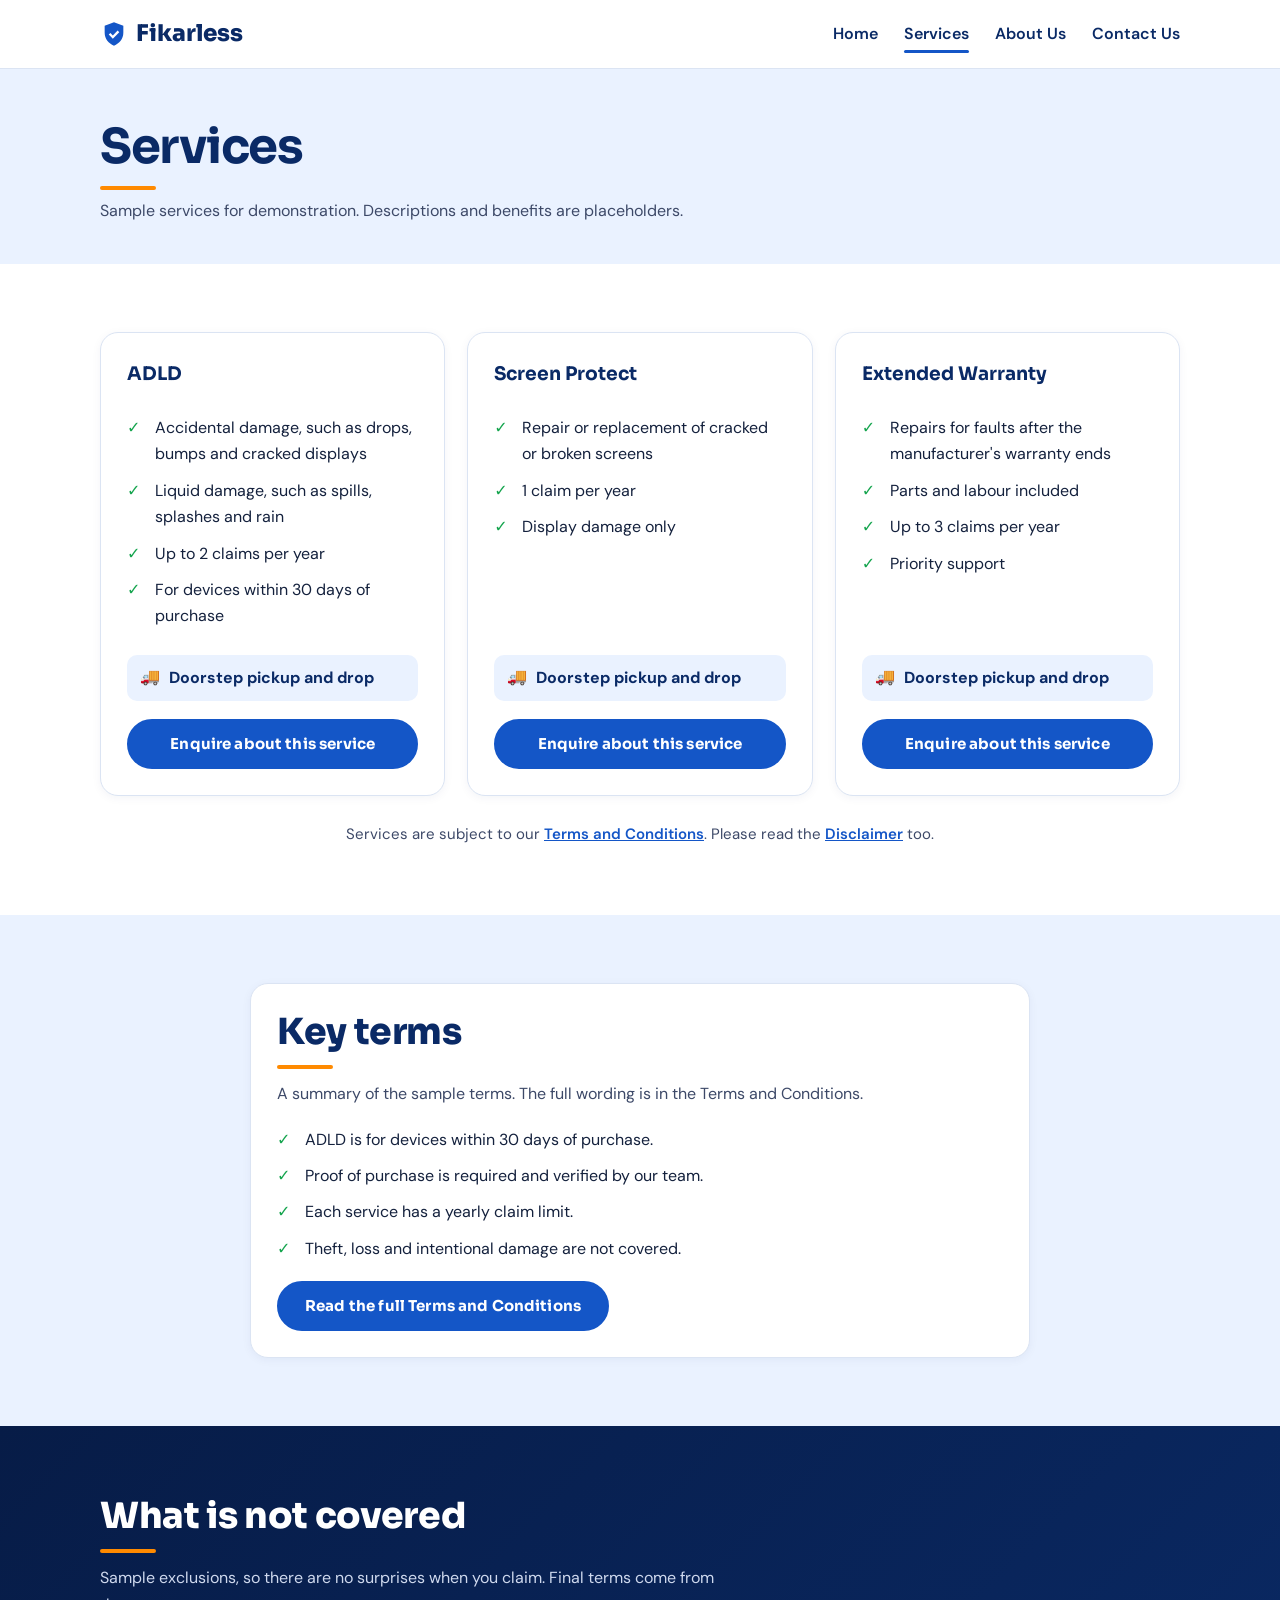
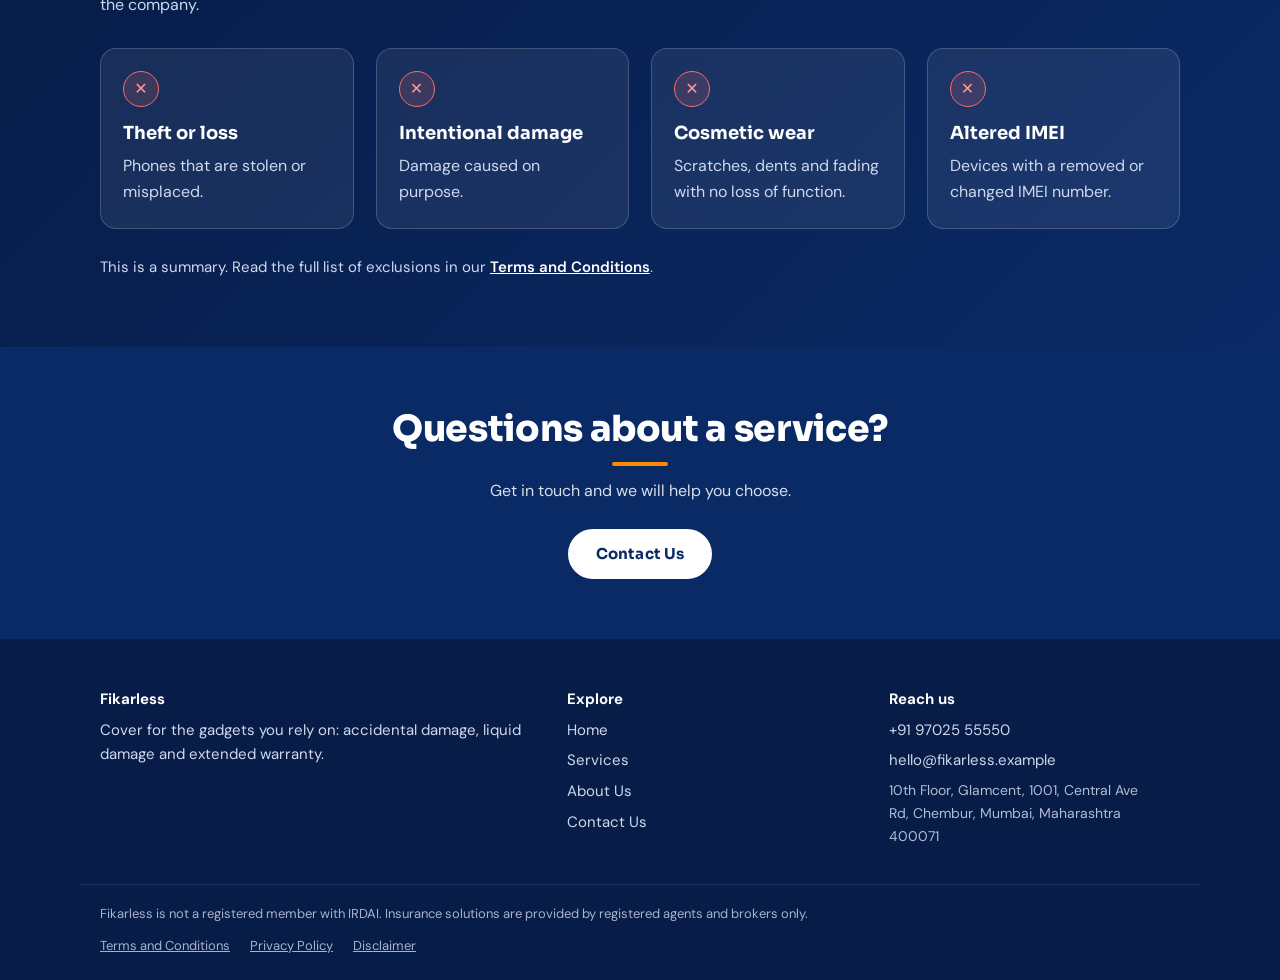
<file: services.html>
<!doctype html><html lang="en"><head><meta charset="utf-8"><meta name="viewport" content="width=device-width,initial-scale=1"><title>Services | Fikarless</title><meta name="description" content="Compare Fikarless device protection services."><link rel="preconnect" href="https://fonts.googleapis.com"><link rel="preconnect" href="https://fonts.gstatic.com" crossorigin><link href="https://fonts.googleapis.com/css2?family=Sora:wght@600;700;800&family=DM+Sans:wght@400;500;600;700&display=swap" rel="stylesheet"><link rel="icon" href="favicon.svg" type="image/svg+xml"><link rel="icon" href="favicon.svg" type="image/svg+xml"><link rel="stylesheet" href="styles.css"></head><body><header><div class="w nav"><a class="logo" href="index.html"><svg width="28" height="28" viewBox="0 0 24 24" fill="#1456c7" aria-hidden="true"><path d="M12 2 4 5v6c0 5 3.4 9.4 8 11 4.6-1.6 8-6 8-11V5l-8-3Zm-1 14-3.5-3.5 1.4-1.4L11 13.2l4.1-4.1 1.4 1.4L11 16Z"/></svg>Fikarless</a><button id="m" aria-label="Menu">&#9776;</button><nav id="nv"><a href="index.html">Home</a><a href="services.html" class=on>Services</a><a href="about.html">About Us</a><a href="contact.html">Contact Us</a></nav></div></header><main><section class="page"><div class="w"><h1>Services</h1><p>Sample services for demonstration. Descriptions and benefits are placeholders.</p></div></section>
<section class="sec"><div class="w g3"><div class="card plan"><h3>ADLD</h3><ul class="ck"><li>Accidental damage, such as drops, bumps and cracked displays</li><li>Liquid damage, such as spills, splashes and rain</li><li>Up to 2 claims per year</li><li>For devices within 30 days of purchase</li></ul><div class="pd">Doorstep pickup and drop</div><a class="btn" href="contact.html?service=ADLD#email">Enquire about this service</a></div><div class="card plan"><h3>Screen Protect</h3><ul class="ck"><li>Repair or replacement of cracked or broken screens</li><li>1 claim per year</li><li>Display damage only</li></ul><div class="pd">Doorstep pickup and drop</div><a class="btn" href="contact.html?service=Screen+Protect#email">Enquire about this service</a></div><div class="card plan"><h3>Extended Warranty</h3><ul class="ck"><li>Repairs for faults after the manufacturer's warranty ends</li><li>Parts and labour included</li><li>Up to 3 claims per year</li><li>Priority support</li></ul><div class="pd">Doorstep pickup and drop</div><a class="btn" href="contact.html?service=Extended+Warranty#email">Enquire about this service</a></div></div><div class="w"><p class="tcn">Services are subject to our <a href="terms.html">Terms and Conditions</a>. Please read the <a href="disclaimer.html">Disclaimer</a> too.</p></div></section>
<section class="sec alt"><div class="w" style="max-width:820px"><div class="card"><h2>Key terms</h2><p>A summary of the sample terms. The full wording is in the Terms and Conditions.</p><ul class="ck"><li>ADLD is for devices within 30 days of purchase.</li><li>Proof of purchase is required and verified by our team.</li><li>Each service has a yearly claim limit.</li><li>Theft, loss and intentional damage are not covered.</li></ul><a class="btn" href="terms.html">Read the full Terms and Conditions</a></div></div></section>
<section class="nx"><div class="w"><h2>What is not covered</h2><p class="nxp">Sample exclusions, so there are no surprises when you claim. Final terms come from the company.</p><div class="g4"><div class="tile"><span class="x">&#10005;</span><h3>Theft or loss</h3><p>Phones that are stolen or misplaced.</p></div><div class="tile"><span class="x">&#10005;</span><h3>Intentional damage</h3><p>Damage caused on purpose.</p></div><div class="tile"><span class="x">&#10005;</span><h3>Cosmetic wear</h3><p>Scratches, dents and fading with no loss of function.</p></div><div class="tile"><span class="x">&#10005;</span><h3>Altered IMEI</h3><p>Devices with a removed or changed IMEI number.</p></div></div><p class="nxn">This is a summary. Read the full list of exclusions in our <a href="terms.html#exclusions">Terms and Conditions</a>.</p></div></section>
<section class="cta"><div class="w"><h2>Questions about a service?</h2><p>Get in touch and we will help you choose.</p><a class="btn a" href="contact.html">Contact Us</a></div></section></main><footer><div class="w fg"><div><b>Fikarless</b><p>Cover for the gadgets you rely on: accidental damage, liquid damage and extended warranty.</p></div><div><b>Explore</b><a href="index.html">Home</a><a href="services.html">Services</a><a href="about.html">About Us</a><a href="contact.html">Contact Us</a></div><div><b>Reach us</b><a href="tel:+919702555550">+91 97025 55550</a><a href="mailto:hello@fikarless.example">hello@fikarless.example</a><a class="adr" href="https://www.google.com/maps/place/IMT+Care/@19.0552831,72.8964882,15.89z/data=!3m1!5s0x3be7c61d0ad21795:0xac25754aac6badd2!4m6!3m5!1s0x3be7cf233e7312db:0x36f7fdd926c81ebc!8m2!3d19.0555205!4d72.9002654!16s%2Fg%2F11sg8ls0q4" target="_blank" rel="noopener">10th Floor, Glamcent, 1001, Central Ave Rd, Chembur, Mumbai, Maharashtra 400071</a></div></div><div class="w dis"><p>Fikarless is not a registered member with IRDAI. Insurance solutions are provided by registered agents and brokers only.</p><p class="fl"><a href="terms.html">Terms and Conditions</a><a href="privacy.html">Privacy Policy</a><a href="disclaimer.html">Disclaimer</a></p></div></footer><script src="main.js"></script></body></html>
</file>
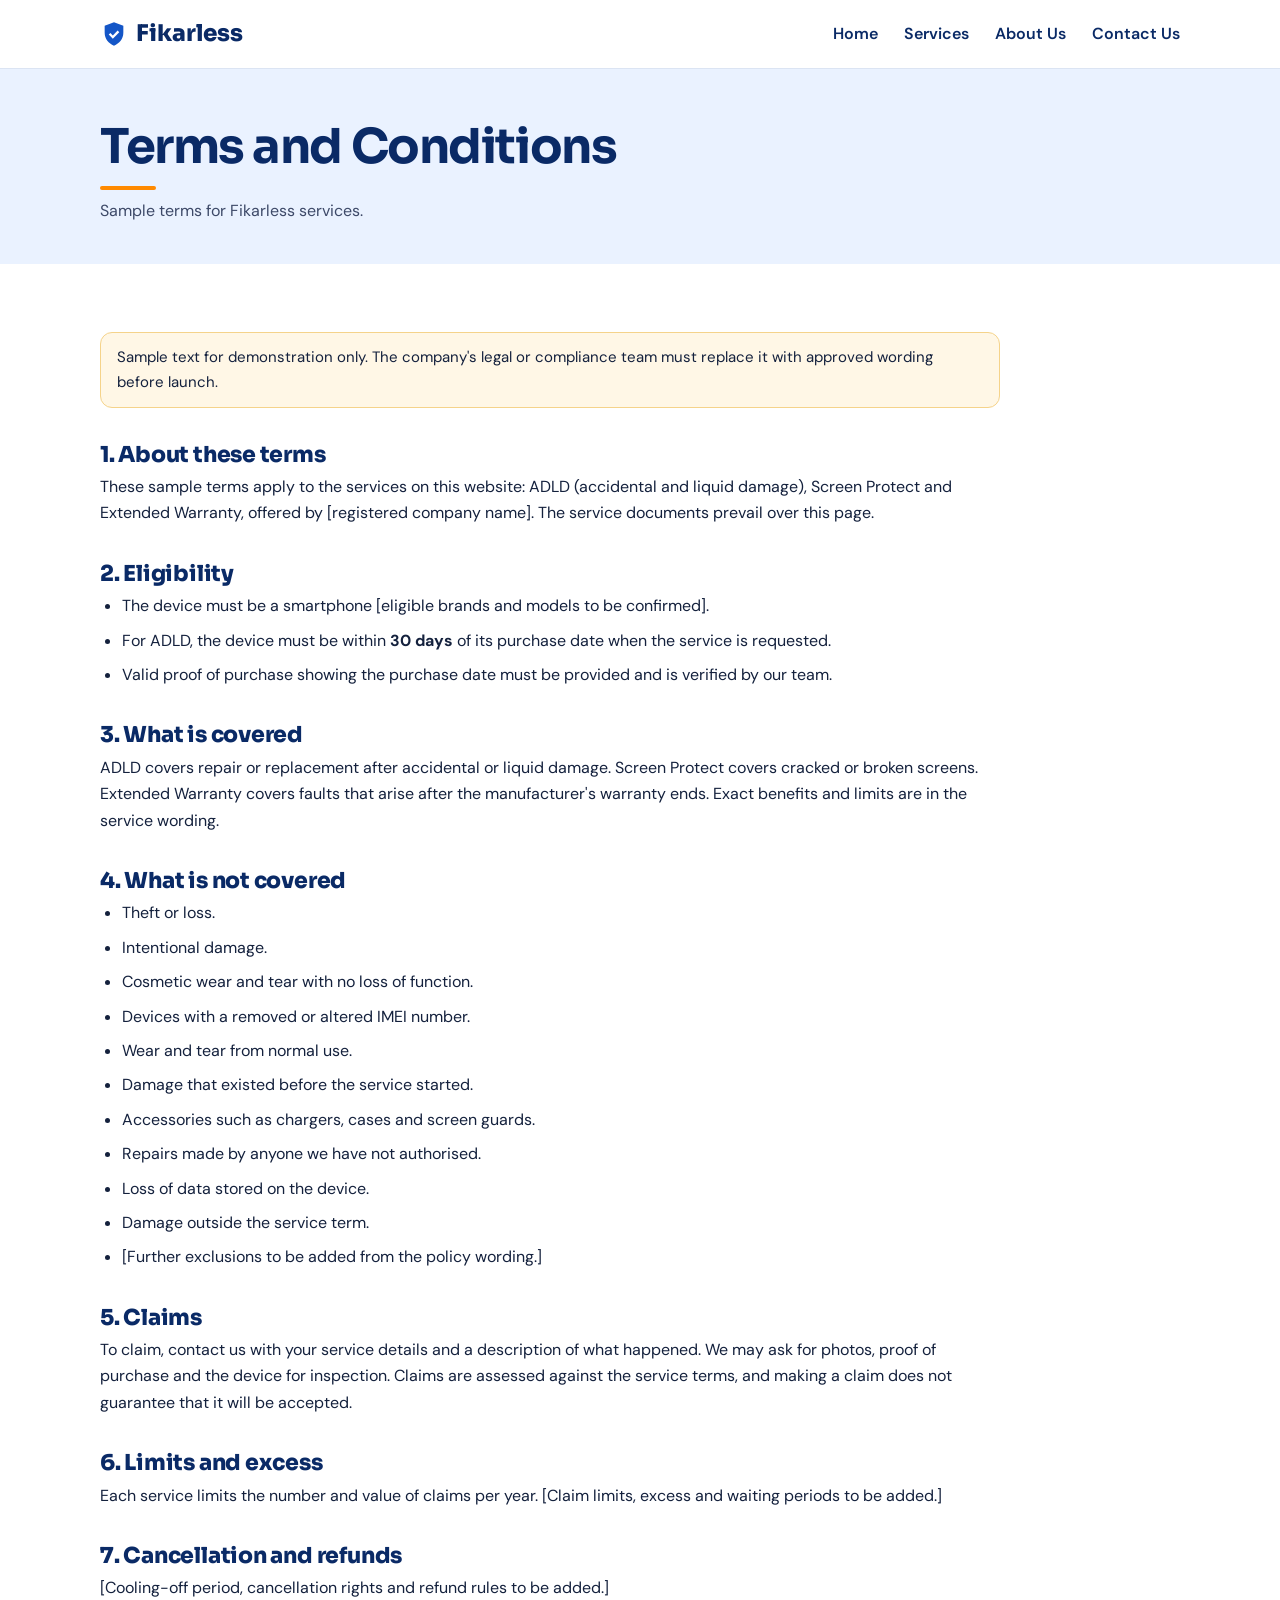
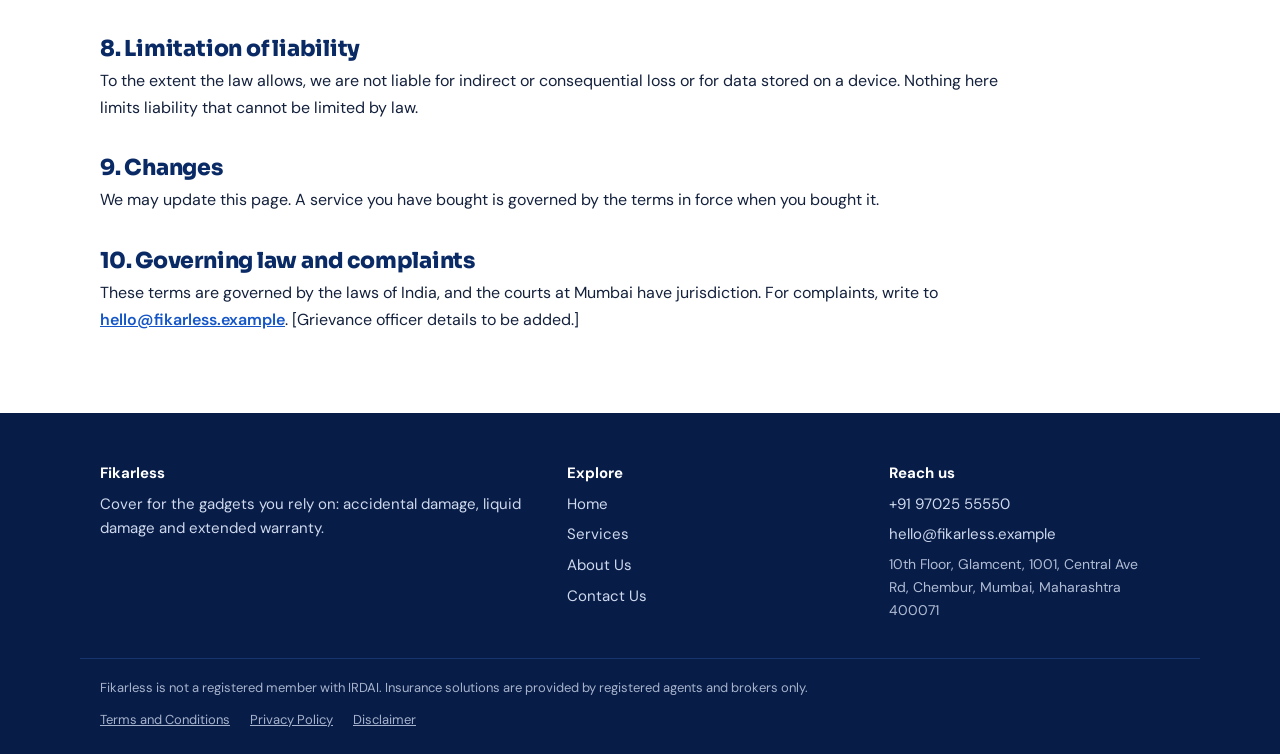
<file: terms.html>
<!doctype html><html lang="en"><head><meta charset="utf-8"><meta name="viewport" content="width=device-width,initial-scale=1"><title>Terms and Conditions | Fikarless</title><meta name="description" content="Sample terms for Fikarless services."><link rel="preconnect" href="https://fonts.googleapis.com"><link rel="preconnect" href="https://fonts.gstatic.com" crossorigin><link href="https://fonts.googleapis.com/css2?family=Sora:wght@600;700;800&family=DM+Sans:wght@400;500;600;700&display=swap" rel="stylesheet"><link rel="icon" href="favicon.svg" type="image/svg+xml"><link rel="icon" href="favicon.svg" type="image/svg+xml"><link rel="stylesheet" href="styles.css"></head><body><header><div class="w nav"><a class="logo" href="index.html"><svg width="28" height="28" viewBox="0 0 24 24" fill="#1456c7" aria-hidden="true"><path d="M12 2 4 5v6c0 5 3.4 9.4 8 11 4.6-1.6 8-6 8-11V5l-8-3Zm-1 14-3.5-3.5 1.4-1.4L11 13.2l4.1-4.1 1.4 1.4L11 16Z"/></svg>Fikarless</a><button id="m" aria-label="Menu">&#9776;</button><nav id="nv"><a href="index.html">Home</a><a href="services.html">Services</a><a href="about.html">About Us</a><a href="contact.html">Contact Us</a></nav></div></header><main><section class="page"><div class="w"><h1>Terms and Conditions</h1><p>Sample terms for Fikarless services.</p></div></section><section class="sec"><div class="w doc"><p class="note">Sample text for demonstration only. The company's legal or compliance team must replace it with approved wording before launch.</p><h2>1. About these terms</h2><p>These sample terms apply to the services on this website: ADLD (accidental and liquid damage), Screen Protect and Extended Warranty, offered by [registered company name]. The service documents prevail over this page.</p><h2>2. Eligibility</h2><ul><li>The device must be a smartphone [eligible brands and models to be confirmed].</li><li>For ADLD, the device must be within <b>30 days</b> of its purchase date when the service is requested.</li><li>Valid proof of purchase showing the purchase date must be provided and is verified by our team.</li></ul><h2>3. What is covered</h2><p>ADLD covers repair or replacement after accidental or liquid damage. Screen Protect covers cracked or broken screens. Extended Warranty covers faults that arise after the manufacturer's warranty ends. Exact benefits and limits are in the service wording.</p><h2 id="exclusions">4. What is not covered</h2><ul><li>Theft or loss.</li><li>Intentional damage.</li><li>Cosmetic wear and tear with no loss of function.</li><li>Devices with a removed or altered IMEI number.</li><li>Wear and tear from normal use.</li><li>Damage that existed before the service started.</li><li>Accessories such as chargers, cases and screen guards.</li><li>Repairs made by anyone we have not authorised.</li><li>Loss of data stored on the device.</li><li>Damage outside the service term.</li><li>[Further exclusions to be added from the policy wording.]</li></ul><h2>5. Claims</h2><p>To claim, contact us with your service details and a description of what happened. We may ask for photos, proof of purchase and the device for inspection. Claims are assessed against the service terms, and making a claim does not guarantee that it will be accepted.</p><h2>6. Limits and excess</h2><p>Each service limits the number and value of claims per year. [Claim limits, excess and waiting periods to be added.]</p><h2>7. Cancellation and refunds</h2><p>[Cooling-off period, cancellation rights and refund rules to be added.]</p><h2>8. Limitation of liability</h2><p>To the extent the law allows, we are not liable for indirect or consequential loss or for data stored on a device. Nothing here limits liability that cannot be limited by law.</p><h2>9. Changes</h2><p>We may update this page. A service you have bought is governed by the terms in force when you bought it.</p><h2>10. Governing law and complaints</h2><p>These terms are governed by the laws of India, and the courts at Mumbai have jurisdiction. For complaints, write to <a href="mailto:hello@fikarless.example">hello@fikarless.example</a>. [Grievance officer details to be added.]</p></div></section></main><footer><div class="w fg"><div><b>Fikarless</b><p>Cover for the gadgets you rely on: accidental damage, liquid damage and extended warranty.</p></div><div><b>Explore</b><a href="index.html">Home</a><a href="services.html">Services</a><a href="about.html">About Us</a><a href="contact.html">Contact Us</a></div><div><b>Reach us</b><a href="tel:+919702555550">+91 97025 55550</a><a href="mailto:hello@fikarless.example">hello@fikarless.example</a><a class="adr" href="https://www.google.com/maps/place/IMT+Care/@19.0552831,72.8964882,15.89z/data=!3m1!5s0x3be7c61d0ad21795:0xac25754aac6badd2!4m6!3m5!1s0x3be7cf233e7312db:0x36f7fdd926c81ebc!8m2!3d19.0555205!4d72.9002654!16s%2Fg%2F11sg8ls0q4" target="_blank" rel="noopener">10th Floor, Glamcent, 1001, Central Ave Rd, Chembur, Mumbai, Maharashtra 400071</a></div></div><div class="w dis"><p>Fikarless is not a registered member with IRDAI. Insurance solutions are provided by registered agents and brokers only.</p><p class="fl"><a href="terms.html">Terms and Conditions</a><a href="privacy.html">Privacy Policy</a><a href="disclaimer.html">Disclaimer</a></p></div></footer><script src="main.js"></script></body></html>
</file>
<file: styles.css>
:root{--navy:#0a2a66;--blue:#1456c7;--sky:#eaf2ff;--acc:#ff8a00;--ink:#14213d;--mut:#55627f;--line:#dbe4f3}
*{box-sizing:border-box;margin:0}
body{font:16px/1.65 "Plus Jakarta Sans",system-ui,-apple-system,"Segoe UI",Roboto,sans-serif;color:var(--ink)}
a{color:inherit;text-decoration:none}
:focus-visible{outline:3px solid var(--acc);outline-offset:2px}
.w{max-width:1120px;margin:0 auto;padding:0 20px}
header{position:sticky;top:0;background:#fff;border-bottom:1px solid var(--line);z-index:9}
.nav{display:flex;align-items:center;justify-content:space-between;height:68px}
.logo{display:flex;gap:8px;align-items:center;font-weight:800;font-size:23px;color:var(--navy)}
nav{display:flex;gap:26px;align-items:center}
nav a:not(.btn){font-weight:600;color:var(--mut)}nav a.on,nav a:not(.btn):hover{color:var(--blue)}
.btn{display:inline-block;background:var(--blue);color:#fff!important;padding:12px 24px;border-radius:999px;font:700 16px inherit;font-family:inherit;border:2px solid var(--blue);cursor:pointer;transition:background .2s}
.btn:hover{background:var(--navy);border-color:var(--navy)}
.btn.a{background:var(--acc);border-color:var(--acc)}.btn.a:hover{background:#e67a00;border-color:#e67a00}
.btn.o{background:none;color:var(--blue)!important}.btn.o:hover{background:var(--sky)}
#m{display:none;background:none;border:0;font-size:28px;cursor:pointer;color:var(--navy)}
.hero{background:linear-gradient(135deg,var(--navy),var(--blue));color:#fff;padding:76px 0}
.hero .w{display:grid;grid-template-columns:1.15fr .85fr;gap:48px;align-items:center}
.hero .btn.o{color:#fff!important;border-color:#fff}.hero .btn.o:hover{background:rgba(255,255,255,.15)}
h1{font-size:clamp(32px,5vw,54px);line-height:1.1;letter-spacing:-.02em}
h2{font-size:clamp(26px,3.4vw,36px);line-height:1.2;margin-bottom:12px;letter-spacing:-.01em}
.hero p{font-size:18px;margin:18px 0 30px;opacity:.92;max-width:520px}
.card{background:#fff;border:1px solid var(--line);border-radius:18px;padding:26px}
.hero .card{color:var(--ink);border:0;box-shadow:0 20px 50px rgba(0,0,0,.25)}
.sec{padding:68px 0}.alt{background:var(--sky)}
.c{text-align:center;max-width:620px;margin:0 auto 38px;color:var(--mut)}
.g3,.g2{display:grid;gap:22px}.g3{grid-template-columns:repeat(3,1fr)}.g2{grid-template-columns:1fr 1.2fr;align-items:start}
.ic{width:50px;height:50px;border-radius:14px;background:var(--sky);display:grid;place-items:center;font-size:26px;margin-bottom:14px}
.card h3{margin-bottom:6px}.mut,.card p{color:var(--mut)}
.ck{list-style:none;padding:0;margin:14px 0}.ck li{padding:5px 0 5px 28px;position:relative}
.ck li:before{content:"✓";position:absolute;left:0;color:#14a44d;font-weight:800}
.stat{text-align:center}.stat b{display:block;font-size:38px;color:var(--blue);line-height:1.2}
.plan{display:flex;flex-direction:column;position:relative}.plan .ck{flex:1}
.plan.pop{border:2px solid var(--blue);box-shadow:0 14px 40px rgba(20,86,199,.18)}
.tag{position:absolute;top:-14px;left:22px;background:var(--acc);color:#fff;font-weight:700;font-size:13px;padding:3px 14px;border-radius:999px}
.price{font-size:34px;font-weight:800;color:var(--navy)}.price small{font-size:15px;font-weight:500;color:var(--mut)}
.cta{background:var(--navy);color:#fff;text-align:center;padding:60px 0}.cta p{margin:8px 0 24px;opacity:.85}
.page{background:var(--sky);padding:52px 0 40px}.page p{color:var(--mut);max-width:620px;margin-top:8px}
label{display:block;font-weight:600;font-size:14px;margin:14px 0 5px}
input,select,textarea{width:100%;padding:12px 14px;border:1.5px solid var(--line);border-radius:10px;font:inherit;background:#fff}
input:focus,select:focus,textarea:focus{border-color:var(--blue);outline:0}
.r{display:grid;grid-template-columns:1fr 1fr;gap:14px}
.chk{display:flex;gap:10px;align-items:flex-start;font-weight:400;margin-top:16px}.chk input{width:auto;margin-top:5px}
.hp{position:absolute;left:-9999px}
#out{margin-top:14px;padding:0;border-radius:10px}#out.ok,#out.err{padding:12px 14px}
#out.ok{background:#e6f7ed;color:#0b6b32}#out.err{background:#fdecec;color:#a61b1b}
details{border-bottom:1px solid var(--line);padding:14px 0}summary{font-weight:700;cursor:pointer}details p{margin-top:8px;color:var(--mut)}
footer{background:#071c47;color:#cfd9ee;padding:48px 0 24px;font-size:15px}
.fg{display:grid;grid-template-columns:1.5fr 1fr 1fr;gap:30px}.fg a,.fg b{display:block;margin-bottom:6px}.fg b{color:#fff}.fg a:hover{color:#fff}
.dis{margin-top:30px;padding-top:18px;border-top:1px solid #1c3a78;font-size:13px;opacity:.8}
@media(max-width:800px){.hero .w,.g3,.g2,.fg,.r{grid-template-columns:1fr}.hero{padding:48px 0}.sec{padding:48px 0}
#m{display:block}nav{display:none;position:absolute;top:68px;left:0;right:0;background:#fff;flex-direction:column;align-items:stretch;padding:16px 20px;border-bottom:1px solid var(--line);gap:14px}nav.open{display:flex}nav .btn{text-align:center}}
@media(prefers-reduced-motion:reduce){*{transition:none!important}}
/* v2 overrides */
:root{--mut:#3d4a68}
body{font-family:"DM Sans",system-ui,-apple-system,"Segoe UI",Roboto,sans-serif}
h1,h2,h3,.logo,.price,.stat b,.btn,.tag{font-family:Sora,"DM Sans",system-ui,sans-serif}
h2{color:var(--navy);font-weight:800}
h2:after,.page h1:after{content:"";display:block;width:56px;height:4px;border-radius:4px;background:linear-gradient(90deg,var(--blue),var(--acc));margin:12px 0 0}
.c h2:after,.cta h2:after{margin:12px auto 0}
.page h1{color:var(--navy)}.card h3{color:var(--navy)}.cta h2{color:#fff}
.btn{display:inline-flex;align-items:center;justify-content:center;font-weight:700;font-size:16px;line-height:1.2;padding:13px 26px;text-align:center;letter-spacing:.01em}
.btn.a{color:var(--navy)!important}.btn.sm{padding:7px 16px;font-size:13px}
.plan{transition:transform .25s,box-shadow .25s,border-color .25s}
.plan:before{content:"";position:absolute;left:0;top:0;height:5px;width:0;background:linear-gradient(90deg,var(--blue),var(--acc));border-radius:18px 18px 0 0;transition:width .35s}
.plan:hover{transform:translateY(-8px);box-shadow:0 24px 50px rgba(20,86,199,.22);border-color:var(--blue)}
.plan:hover:before{width:100%}.plan:hover .price{color:var(--blue)}
.plan .ck li:before{transition:transform .2s}.plan:hover .ck li:before{transform:scale(1.35)}
.plan:hover .btn.o{background:var(--blue);color:#fff!important}
.nx{background:linear-gradient(135deg,#071c47,#0a2a66);color:#fff;padding:68px 0}.nx h2{color:#fff}
.nxp{color:#cfd9ee;max-width:620px;margin-bottom:30px}
.g4{display:grid;grid-template-columns:repeat(4,1fr);gap:22px}
.tile{background:rgba(255,255,255,.07);border:1px solid rgba(255,255,255,.18);border-radius:16px;padding:22px;transition:transform .25s,background .25s,border-color .25s}
.tile:hover{transform:translateY(-5px);background:rgba(255,255,255,.13);border-color:#ff6b6b}
.tile h3{color:#fff;margin:12px 0 4px;font-size:18px}.tile p{color:#cfd9ee}
.x{width:36px;height:36px;border-radius:50%;display:grid;place-items:center;background:rgba(255,107,107,.15);color:#ff9a9a;font-weight:800;border:1.5px solid #ff6b6b;transition:.25s}
.tile:hover .x{background:#ff6b6b;color:#fff}
.av{width:76px;height:76px;border-radius:50%;display:grid;place-items:center;font:800 24px Sora,sans-serif;color:#fff;background:linear-gradient(135deg,var(--blue),var(--navy));margin-bottom:14px}
.team .card{text-align:center}.team .av{margin-left:auto;margin-right:auto}
.pill{display:inline-flex;gap:8px;align-items:center;font-weight:700;font-size:14px;padding:4px 14px;border-radius:999px;margin:8px 0}
.pill:before{content:"";width:9px;height:9px;border-radius:50%;background:currentColor}
.pill.open{background:#e6f7ed;color:#0b6b32}.pill.closed{background:#fdecec;color:#a61b1b}
.card a.lnk{color:var(--blue);font-weight:600;text-decoration:underline}
.fg .adr{font-size:14px;opacity:.85;max-width:250px}
@media(max-width:900px){.g4{grid-template-columns:1fr 1fr}}@media(max-width:520px){.g4{grid-template-columns:1fr}}
/* v2 */
:root{--mut:#3d4968}
body{font-family:"DM Sans",system-ui,-apple-system,"Segoe UI",Roboto,sans-serif}
h1,h2,h3,.logo,.price,.stat b,.av,.btn{font-family:Sora,"DM Sans",system-ui,sans-serif}
h1{font-size:clamp(30px,4.6vw,48px);letter-spacing:-.03em}
h2,.card h3,.page h1{color:var(--navy)}
h2::after,.page h1::after{content:"";display:block;width:56px;height:4px;border-radius:4px;background:var(--acc);margin:12px 0 0}
.c h2::after,.cta h2::after{margin:12px auto 0}
.cta h2,.nc h2{color:#fff}
.btn{display:inline-flex;align-items:center;justify-content:center;font-size:15px;font-weight:700;line-height:1.2;padding:14px 26px;text-align:center;letter-spacing:.01em}
.btn.a{color:var(--navy)!important}.tag{color:var(--navy)}
.fg span{display:block;margin-top:2px}
.lk{color:var(--blue);font-weight:700;text-decoration:underline;text-underline-offset:3px}.lk:hover{color:var(--navy)}
.plan{transition:transform .28s,box-shadow .28s,border-color .28s}
.plan:nth-child(1){--pc:#0f9d8a}.plan:nth-child(2){--pc:#1456c7}.plan:nth-child(3){--pc:#e67a00}
.plan::before{content:"";position:absolute;left:0;top:0;height:5px;width:0;background:var(--pc);border-radius:18px 18px 0 0;transition:width .4s}
.plan:hover{transform:translateY(-8px);box-shadow:0 22px 48px rgba(10,42,102,.2);border-color:var(--pc)}
.plan:hover::before{width:100%}.plan:hover .price{color:var(--pc)}
.plan .ck li{transition:transform .2s}.plan:hover .ck li{transform:translateX(4px)}.plan:hover .ck li:before{color:var(--pc)}
.g4{display:grid;grid-template-columns:repeat(4,1fr);gap:22px}
.tm{text-align:center;transition:transform .25s,box-shadow .25s}.tm:hover{transform:translateY(-6px);box-shadow:0 16px 36px rgba(10,42,102,.14)}
.av{width:76px;height:76px;border-radius:50%;margin:0 auto 14px;display:grid;place-items:center;color:#fff;font-size:24px;font-weight:800;background:linear-gradient(135deg,var(--blue),var(--navy))}
.st{display:inline-flex;align-items:center;gap:8px;font-weight:700;font-size:14px;padding:5px 12px;border-radius:999px}
.st:before{content:"";width:9px;height:9px;border-radius:50%;background:currentColor}
.st.on{background:#e6f7ed;color:#0b6b32}.st.on:before{animation:p 1.6s infinite}.st.off{background:#fdecec;color:#a61b1b}
@keyframes p{50%{opacity:.25}}
.dm{margin-left:8px;font:inherit;font-size:13px;border:1.5px dashed var(--mut);background:none;border-radius:999px;padding:4px 12px;cursor:pointer;color:var(--ink)}
@media(max-width:800px){.g3[style]{grid-template-columns:1fr!important}}
@media(max-width:480px){.g4{grid-template-columns:1fr}}

/* v3 */
nav a:not(.btn){color:var(--navy);position:relative}
nav a:not(.btn)::after{content:"";position:absolute;left:0;right:0;bottom:-6px;height:3px;border-radius:3px;background:var(--blue);transform:scaleX(0);transition:transform .2s}
nav a.on::after,nav a:not(.btn):hover::after{transform:scaleX(1)}
.hero{background:linear-gradient(135deg,#e6f0ff 0%,#f7faff 55%,#d9e8ff 100%);color:var(--ink);border-bottom:1px solid var(--line)}
.hero h1{color:var(--navy)}.hero p{opacity:1;color:var(--mut)}
.hero .btn.o{color:var(--blue)!important;border-color:var(--blue)}.hero .btn.o:hover{background:#fff}
.hero .card p{margin:6px 0;font-size:16px}
.btn.a{background:var(--blue);border-color:var(--blue);color:#fff!important}.btn.a:hover{background:var(--navy);border-color:var(--navy)}
.cta .btn.a{background:#fff;border-color:#fff;color:var(--navy)!important}.cta .btn.a:hover{background:var(--sky);border-color:var(--sky)}
.card{box-shadow:0 2px 10px rgba(10,42,102,.05);transition:transform .25s,box-shadow .25s,border-color .25s}
.card:hover{transform:translateY(-3px);box-shadow:0 10px 26px rgba(10,42,102,.1);border-color:#c3d3ee}
form.card:hover,.hero .card:hover{transform:none;border-color:var(--line)}form.card:hover{box-shadow:0 2px 10px rgba(10,42,102,.05)}
.card.plan:hover{transform:translateY(-8px);box-shadow:0 22px 48px rgba(10,42,102,.2);border-color:var(--pc)}
.mid{align-items:center}
.tm .av{width:104px;height:104px;font-size:30px;position:relative;overflow:hidden}
.av img{position:absolute;inset:0;width:100%;height:100%;object-fit:cover}
.tm .role{color:var(--blue);font-weight:700;margin-bottom:8px}.tm.fd{border:2px solid var(--blue)}.tm:hover{transform:translateY(-3px);box-shadow:0 10px 26px rgba(10,42,102,.1)}
@media(max-width:600px){}
/* v4 */
.dis p{margin:0 0 10px}.dis .fl{display:flex;gap:20px;flex-wrap:wrap;margin:0}.dis a{text-decoration:underline}.dis a:hover{color:#fff}
.tcn{margin-top:26px;text-align:center;color:var(--mut);font-size:15px}.tcn a,.doc a,.ea a.ul{color:var(--blue);font-weight:600;text-decoration:underline}
.doc{max-width:820px}.doc h2{font-size:22px;margin:30px 0 6px}.doc h2::after{display:none}.doc p,.doc li{color:var(--ink)}.doc ul{padding-left:22px}
.note{background:#fff7e6;border:1px solid #f5d38a;border-radius:12px;padding:12px 16px;color:#6b4a00;font-size:15px}
.lb{background:none;border:0;padding:0;font:inherit;font-weight:600;color:var(--blue);text-decoration:underline;cursor:pointer}
.ea{margin-top:24px}.ea[hidden]{display:none}.ea .row{display:flex;gap:10px;align-items:center;margin:8px 0}.ea input,.ea textarea{flex:1}
.ea .lk2{display:flex;gap:14px;flex-wrap:wrap;margin-top:14px}
@media(max-width:600px){.ea .row{flex-wrap:wrap}}
/* v5 */
.hero .card .ck{margin:0}.hero .card .ck li{font-size:18px;font-weight:600;padding:9px 0 9px 32px;color:var(--navy)}
#email p{margin:8px 0}.lb{font-size:13px}
/* v6 */
.hero{padding:104px 0}.hero .w{display:block;text-align:center}.hero h1{max-width:860px;margin:0 auto}.hero p{margin-left:auto;margin-right:auto}
@media(max-width:800px){.hero{padding:64px 0}}
.ck li.hl{background:var(--sky);border-radius:10px;padding:9px 12px 9px 40px;font-weight:700;color:var(--navy);margin-top:8px}.ck li.hl:before{content:"\1F69A";left:12px}
.tcc{margin-top:30px;border:1px solid rgba(255,255,255,.2);border-radius:18px;padding:26px;background:rgba(255,255,255,.05)}.tcc h3{color:#fff;margin:0 0 6px}.tcc p{color:#cfd9ee}
.tcc .ck{columns:2;margin:14px 0 20px}.tcc .ck li{color:#fff;break-inside:avoid}.tcc .btn.a{background:#fff;border-color:#fff;color:var(--navy)!important}
@media(max-width:700px){.tcc .ck{columns:1}}
.c h2.big{font-size:clamp(30px,4.2vw,42px)}a.card{color:inherit;display:block}
.tcl{border:2px solid var(--blue);position:relative;overflow:hidden;cursor:pointer;animation:bp 2.6s infinite}
.tcl p{transition:opacity .25s,transform .25s}.tcl .more{position:absolute;left:26px;right:26px;bottom:26px;opacity:0;transform:translateY(10px);transition:opacity .25s,transform .25s;font-weight:700;color:var(--blue)}
.tcl:hover{background:var(--sky);animation:none}.tcl:hover p{opacity:0;transform:translateY(-6px)}.tcl:hover .more{opacity:1;transform:none}
@keyframes bp{0%,100%{box-shadow:0 0 0 0 rgba(20,86,199,.35)}50%{box-shadow:0 0 0 8px rgba(20,86,199,0)}}
@media(hover:none){.tcl .more{position:static;opacity:1;transform:none;display:block;margin-top:8px}}
@media(prefers-reduced-motion:reduce){.tcl{animation:none}}
.g2c{display:grid;grid-template-columns:1fr 1fr;gap:22px}.ct{display:flex;gap:16px;align-items:flex-start;padding:22px}.ct .ic{flex:none;margin:0}.ct h3{margin:0 0 2px;font-size:18px}.ct p{margin:0}
.ct .lnk{font-size:18px;word-break:break-word}.cap{color:var(--mut);font-size:14px;margin:4px 0 10px!important}.ct .pill{margin:2px 8px 4px 0}
h2.s{font-size:26px;margin:44px 0 16px}h2.s:first-child{margin-top:0}
.nm{max-width:560px;margin-bottom:22px}#fe{color:#a61b1b;font-size:14px;min-height:20px;margin:0}.nm .cap{margin:6px 0 4px!important}
@media(max-width:800px){.g2c{grid-template-columns:1fr}}
/* v7 */
.pd{background:var(--sky);border-radius:10px;padding:10px 14px 10px 42px;font-weight:700;color:var(--navy);position:relative;margin:6px 0 18px}.pd:before{content:"\1F69A";position:absolute;left:13px;top:9px}
.em{display:grid;grid-template-columns:1fr 1fr;grid-template-rows:auto auto;gap:22px;align-items:stretch}
.em .nm{max-width:none;margin:0;grid-row:span 2}.em .nm h3{margin:0 0 4px}.em .nm label{margin:12px 0 5px}.em .nm label:first-of-type{margin-top:8px}
.ct.c1{border-left:6px solid #0f9d8a}.ct.c2{border-left:6px solid var(--blue)}
.chn{display:inline-block;font-size:13px;font-weight:700;padding:3px 12px;border-radius:999px;margin-bottom:6px}
.c1 .chn{background:#e2f6f3;color:#0b6f60}.c2 .chn{background:#e6efff;color:var(--blue)}.c1 .ic{background:#e2f6f3}
@media(max-width:800px){.em{grid-template-columns:1fr}.em .nm{grid-row:auto}}
/* v8 */
.nxn{margin-top:26px;color:#cfd9ee;font-size:15px}.nxn a{color:#fff;font-weight:600;text-decoration:underline}
/* v9 */
.page .intro p{max-width:900px;color:var(--ink);margin-top:14px}
.w.doc{max-width:1120px}.doc p,.doc ul{max-width:900px}.doc p{margin:0 0 12px}.doc li{margin-bottom:8px}.doc h2{margin-top:34px}
</file>
